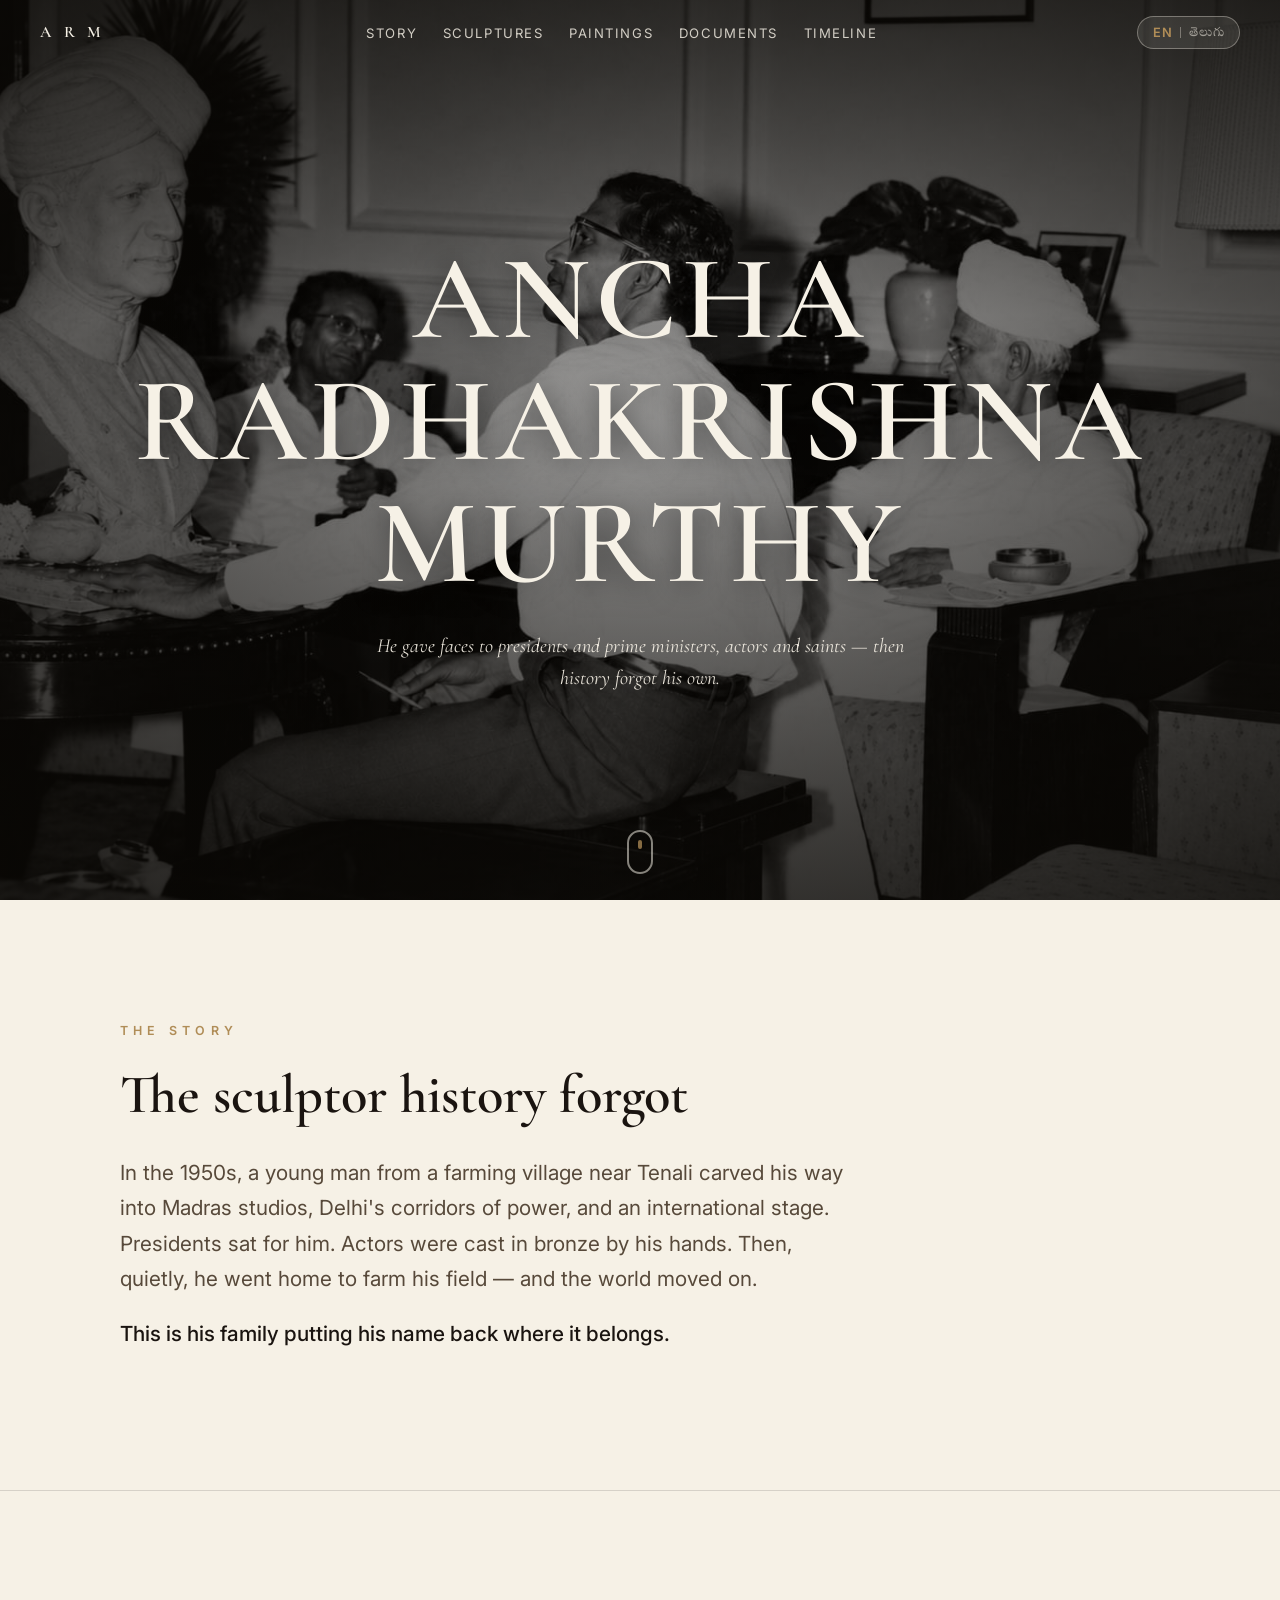
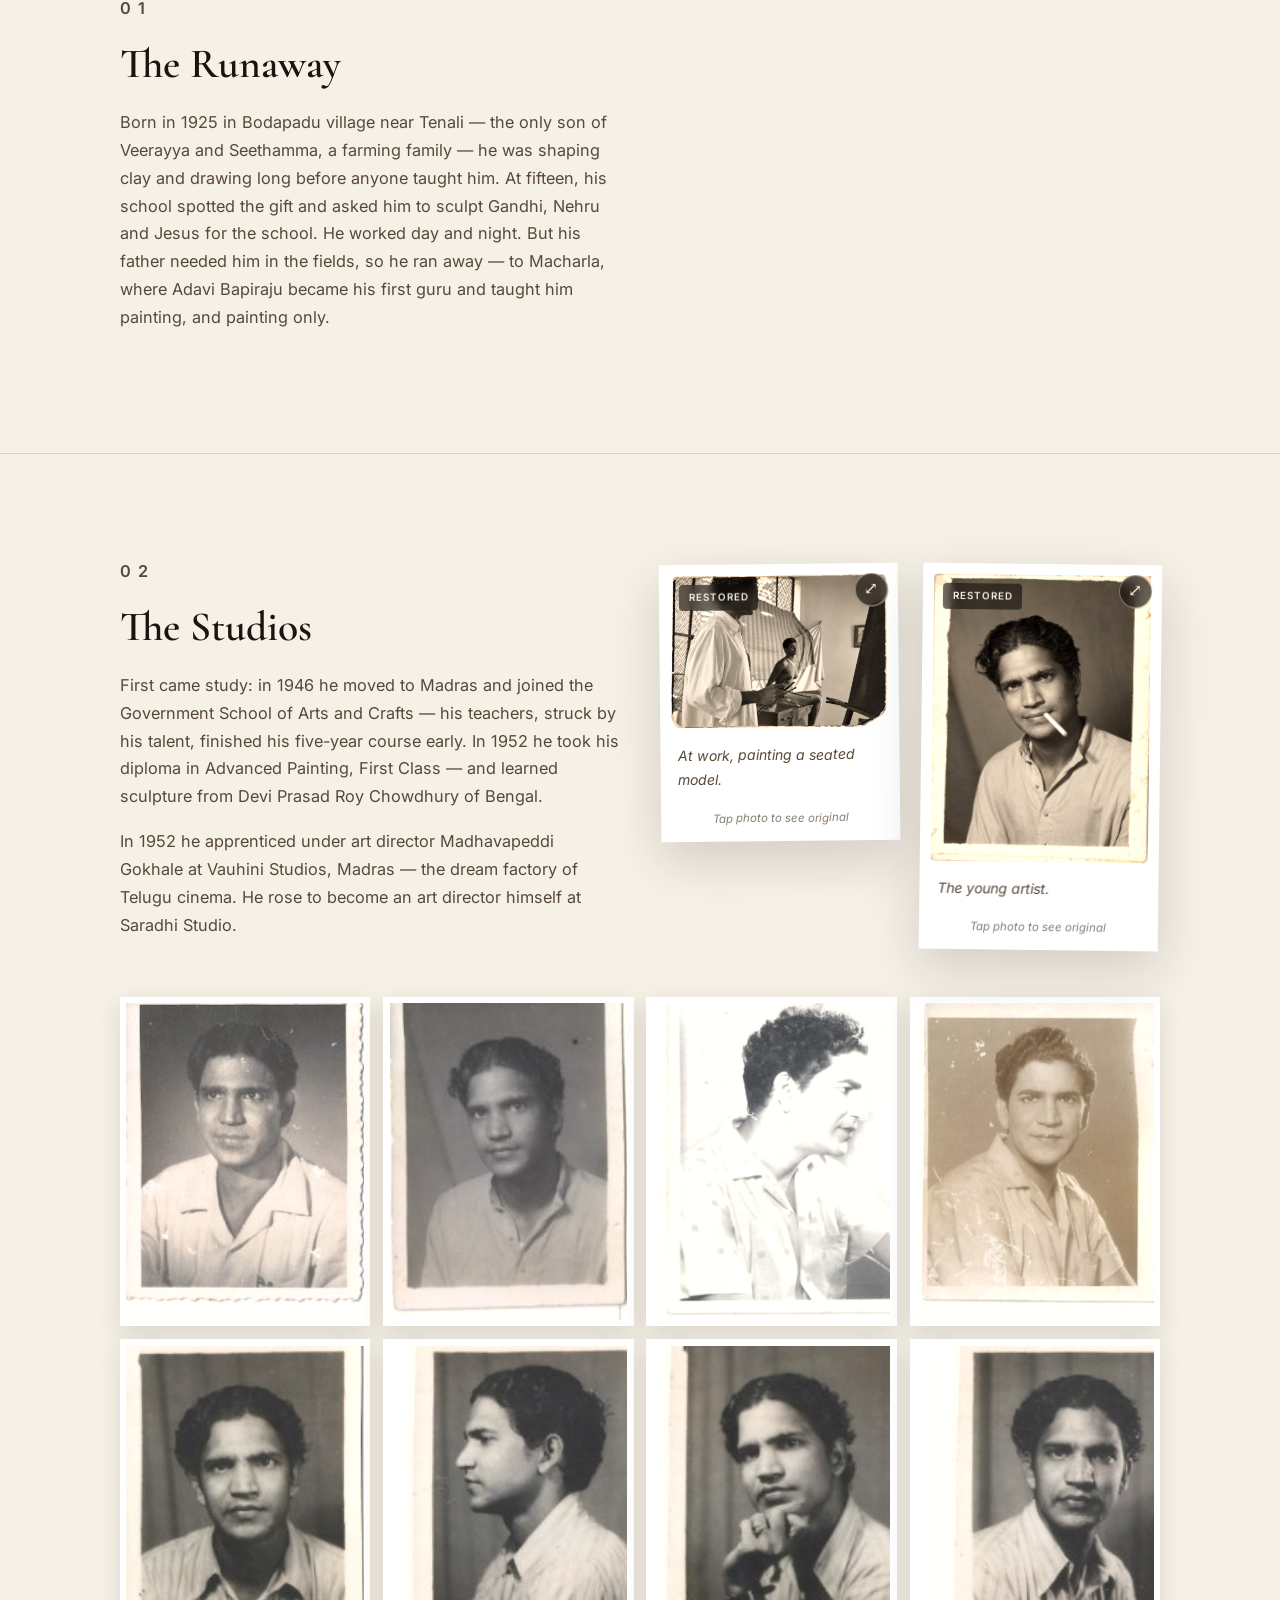
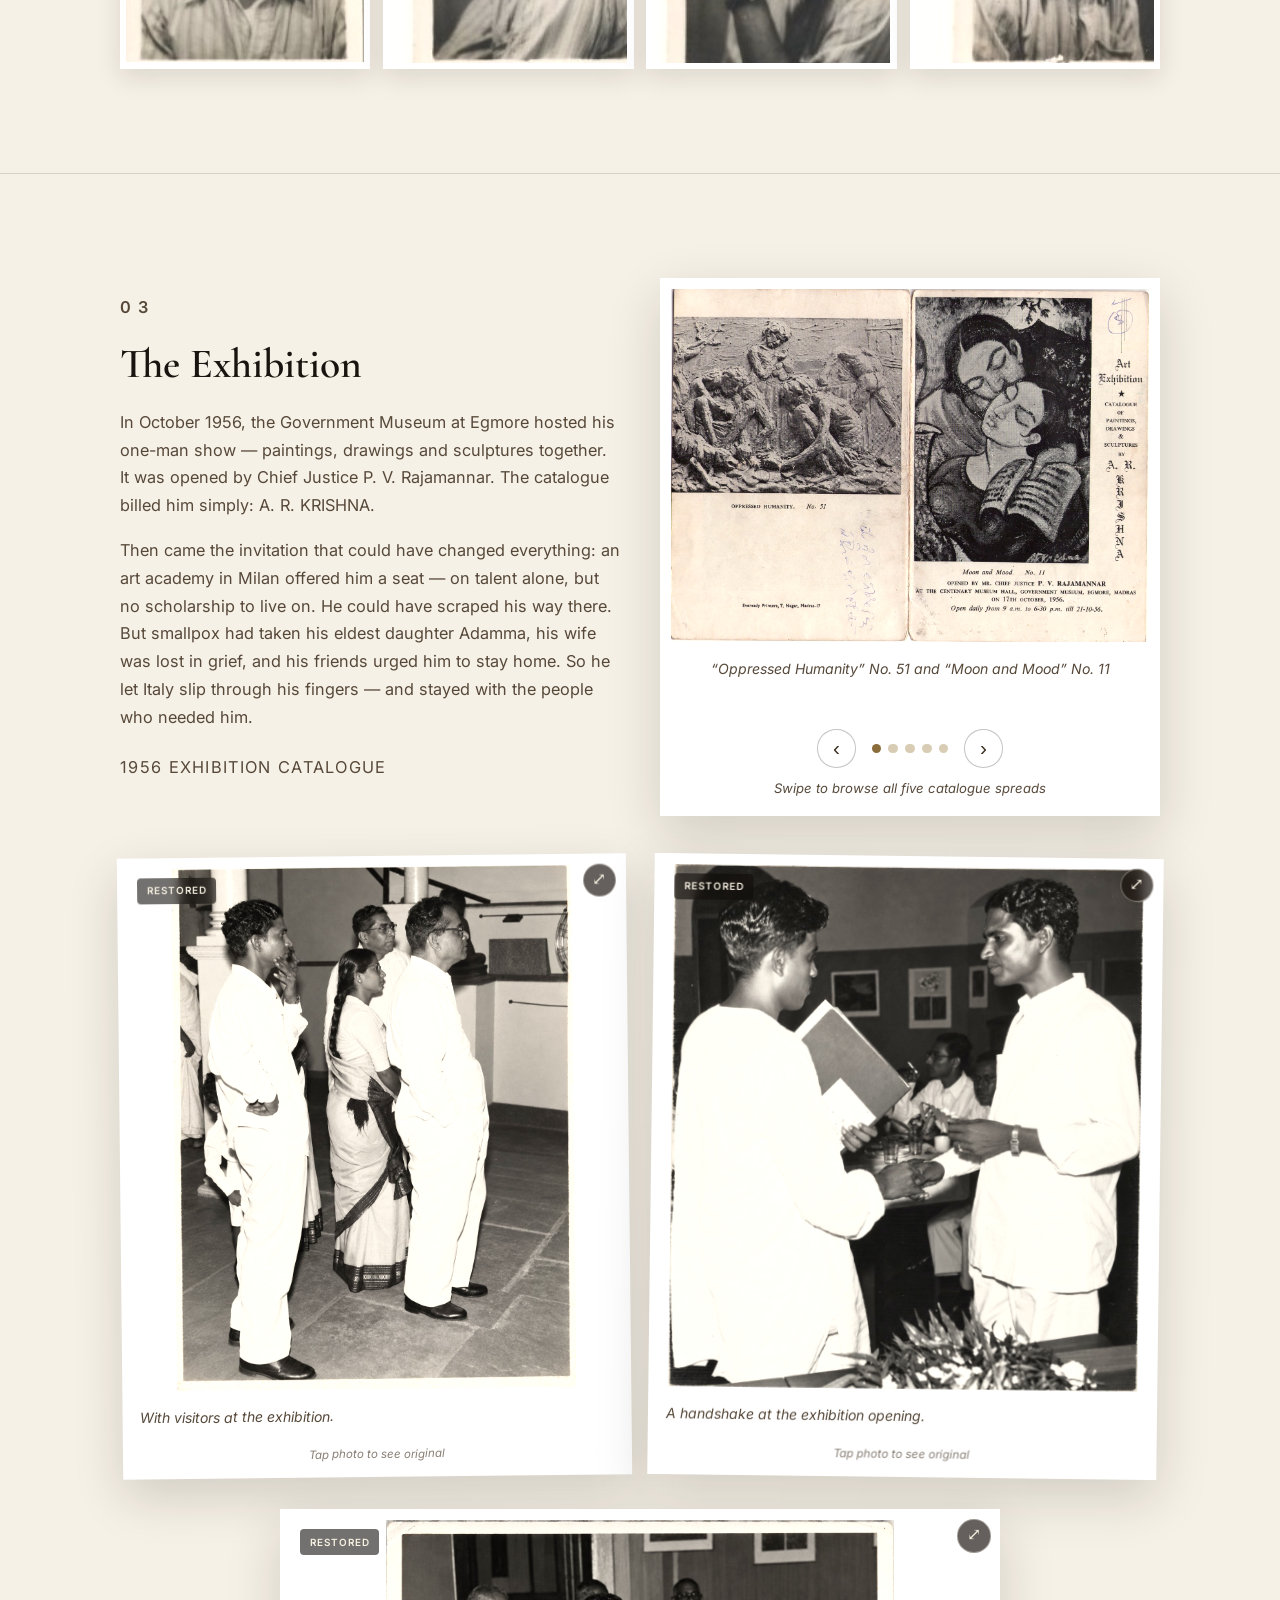
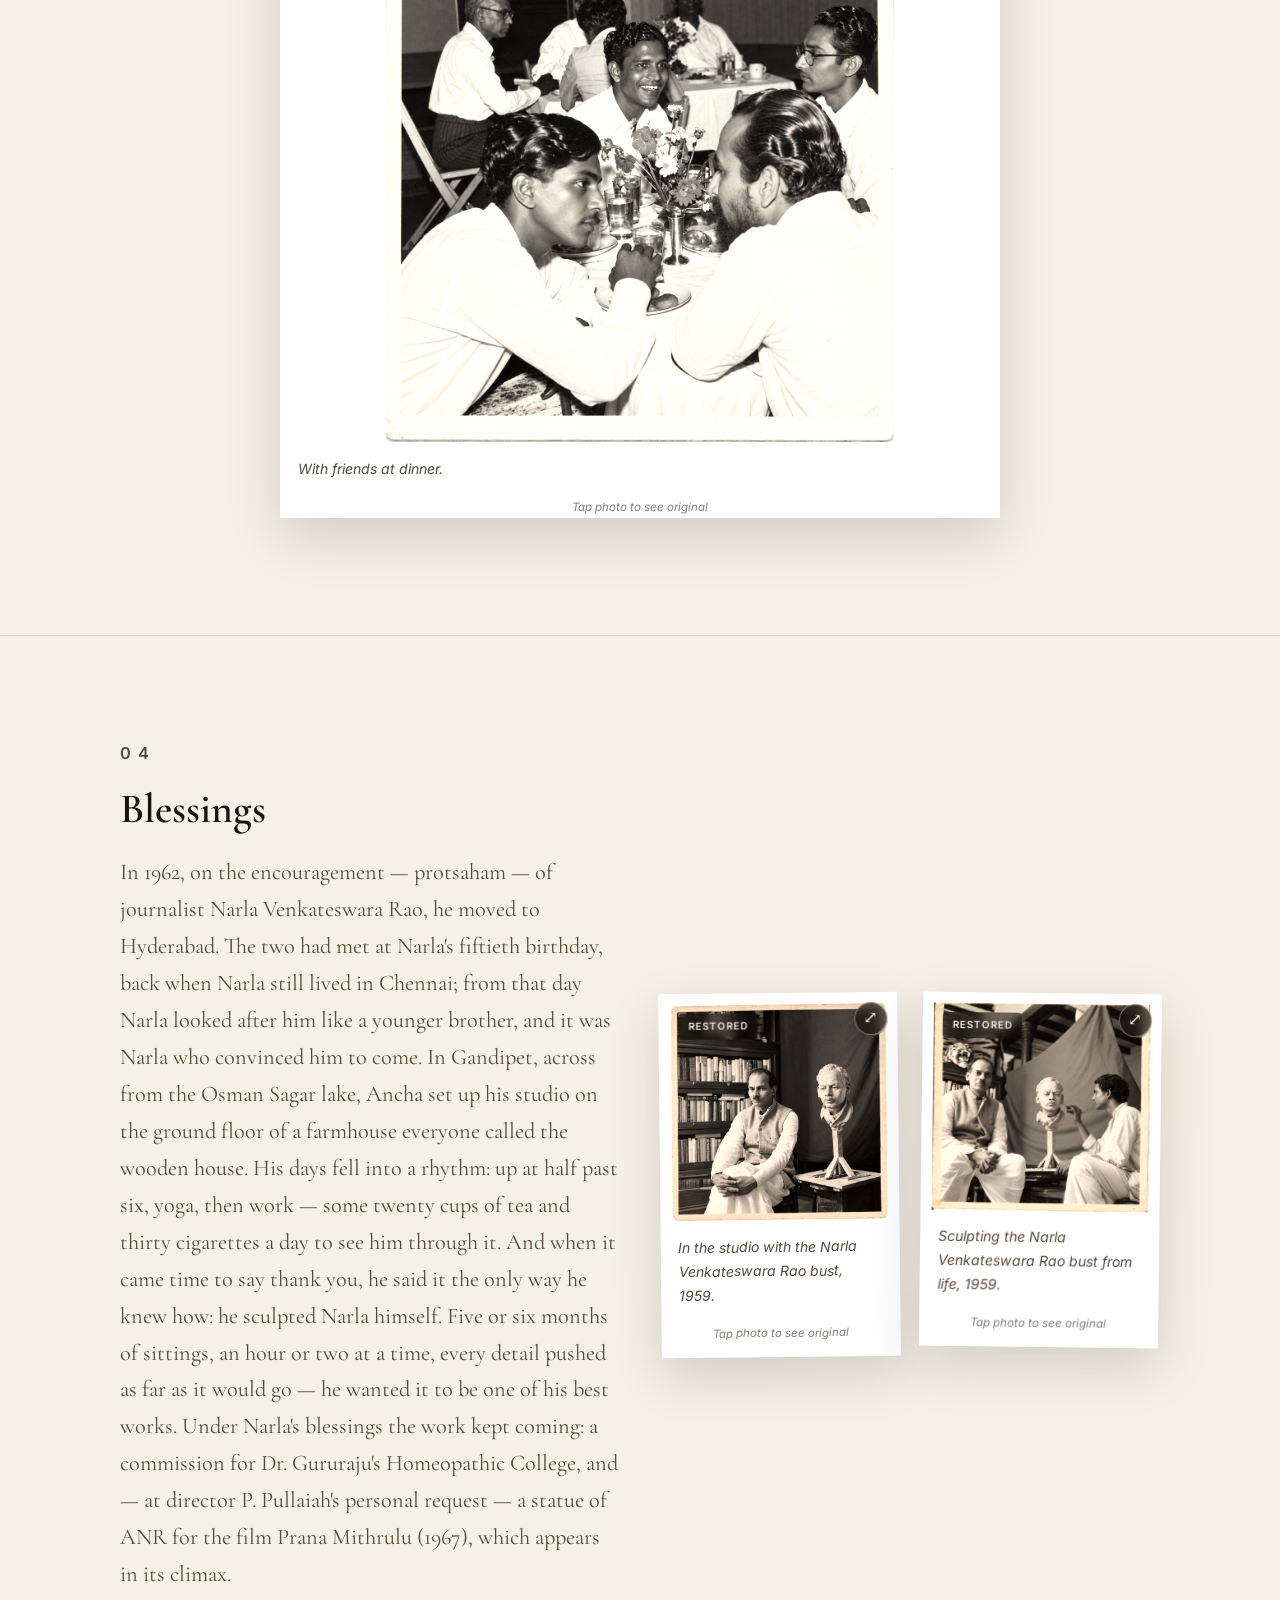
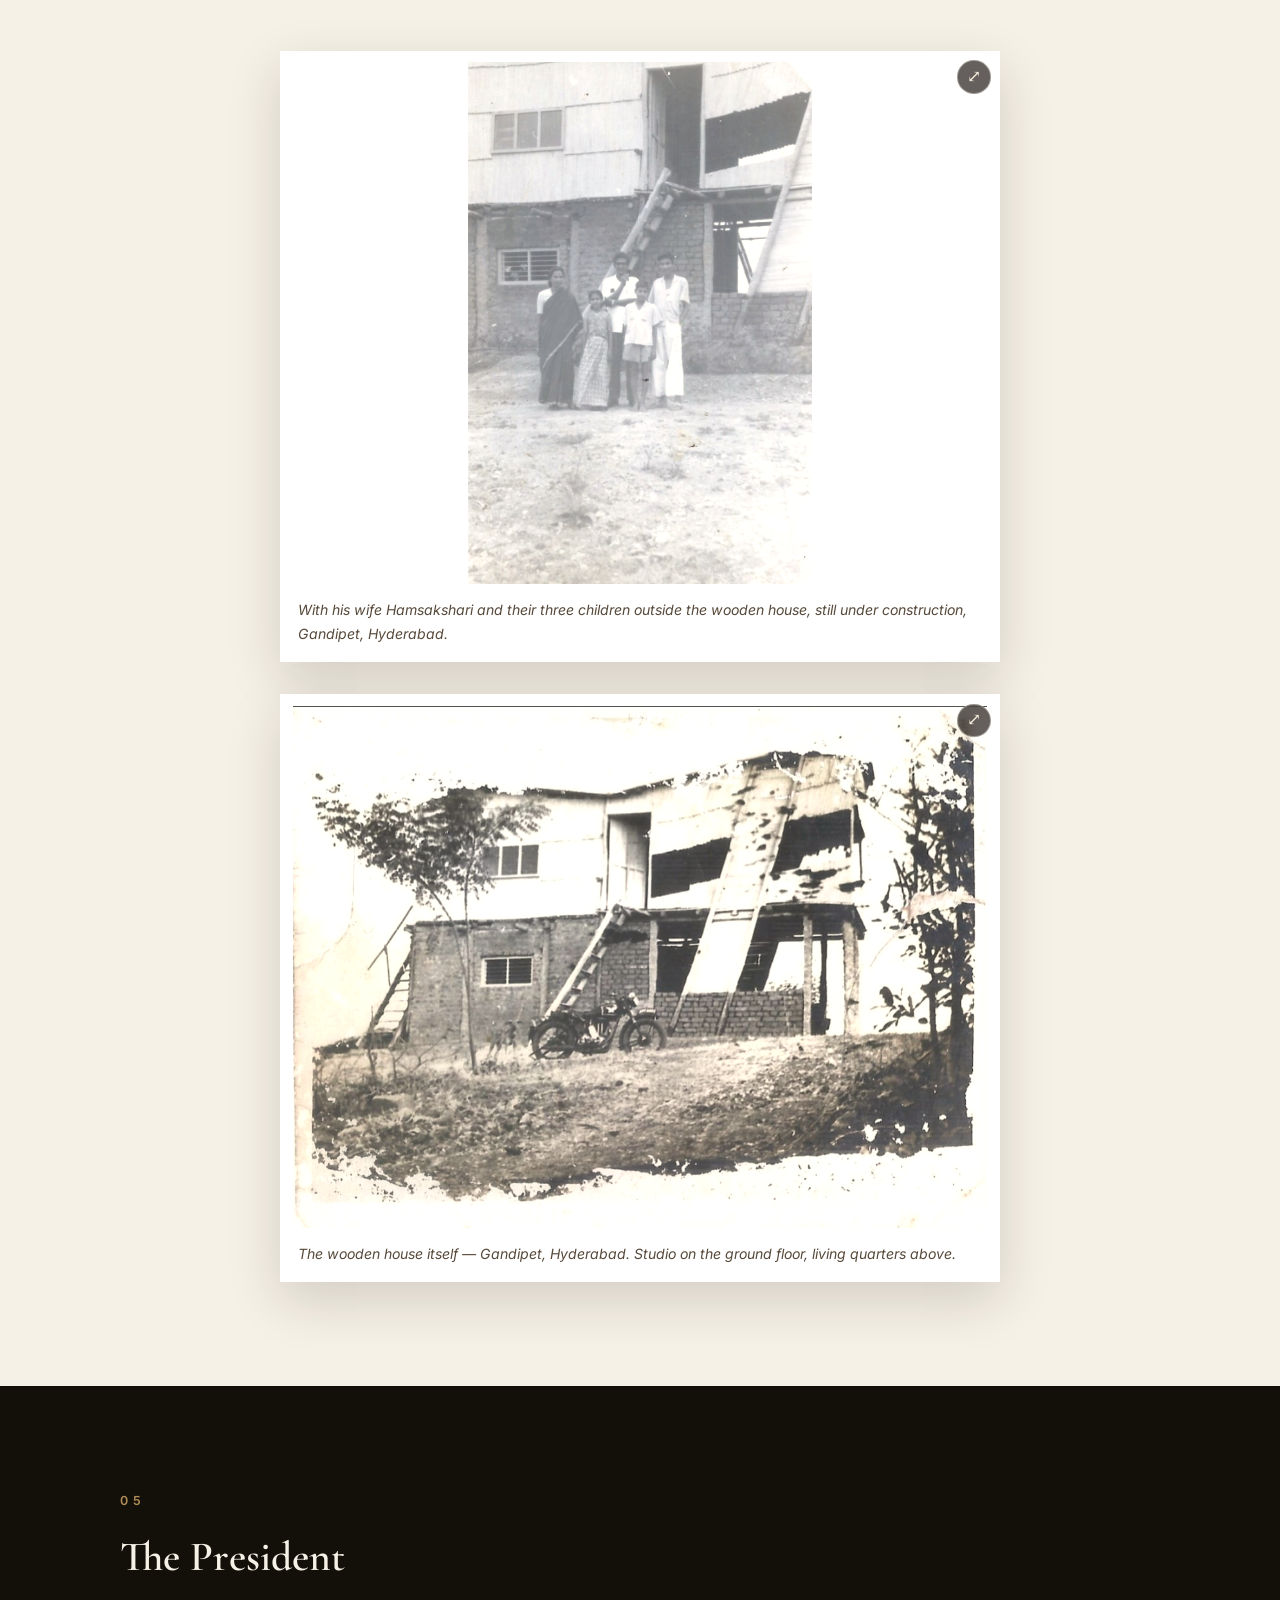
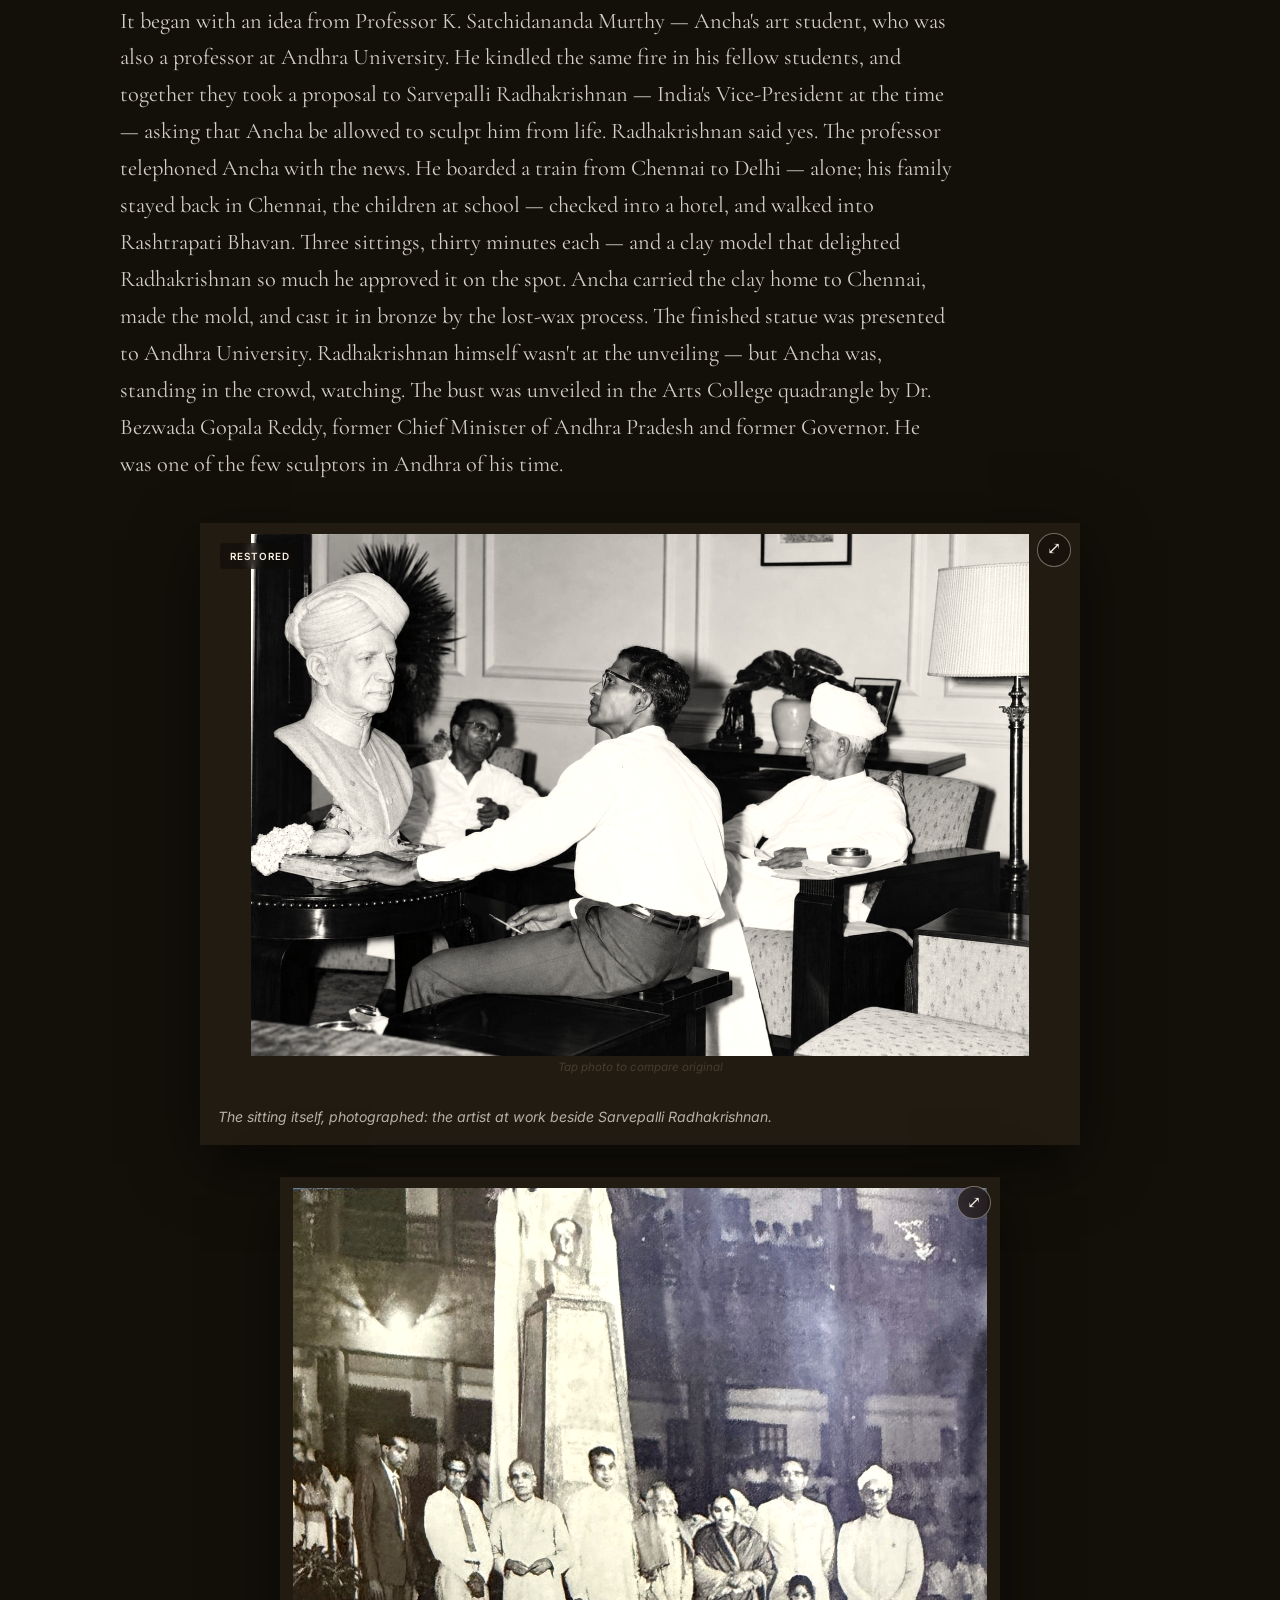
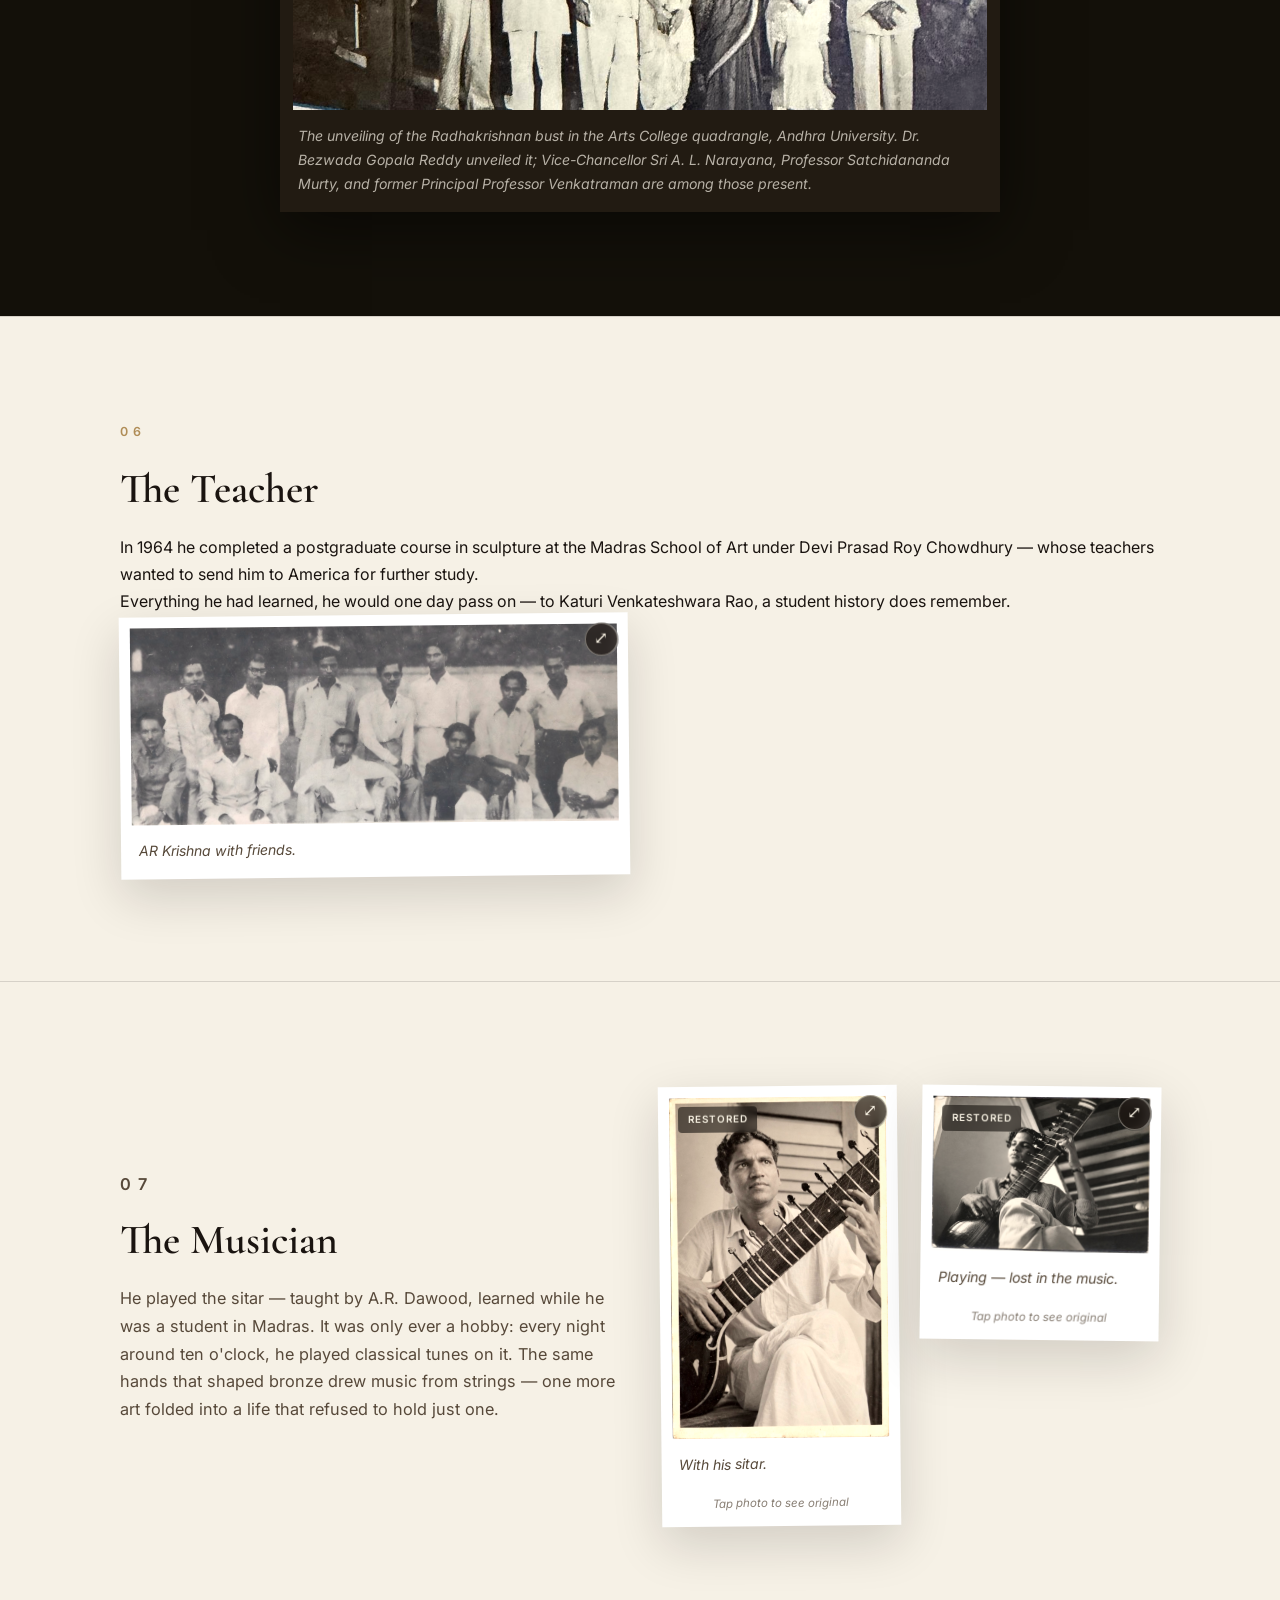
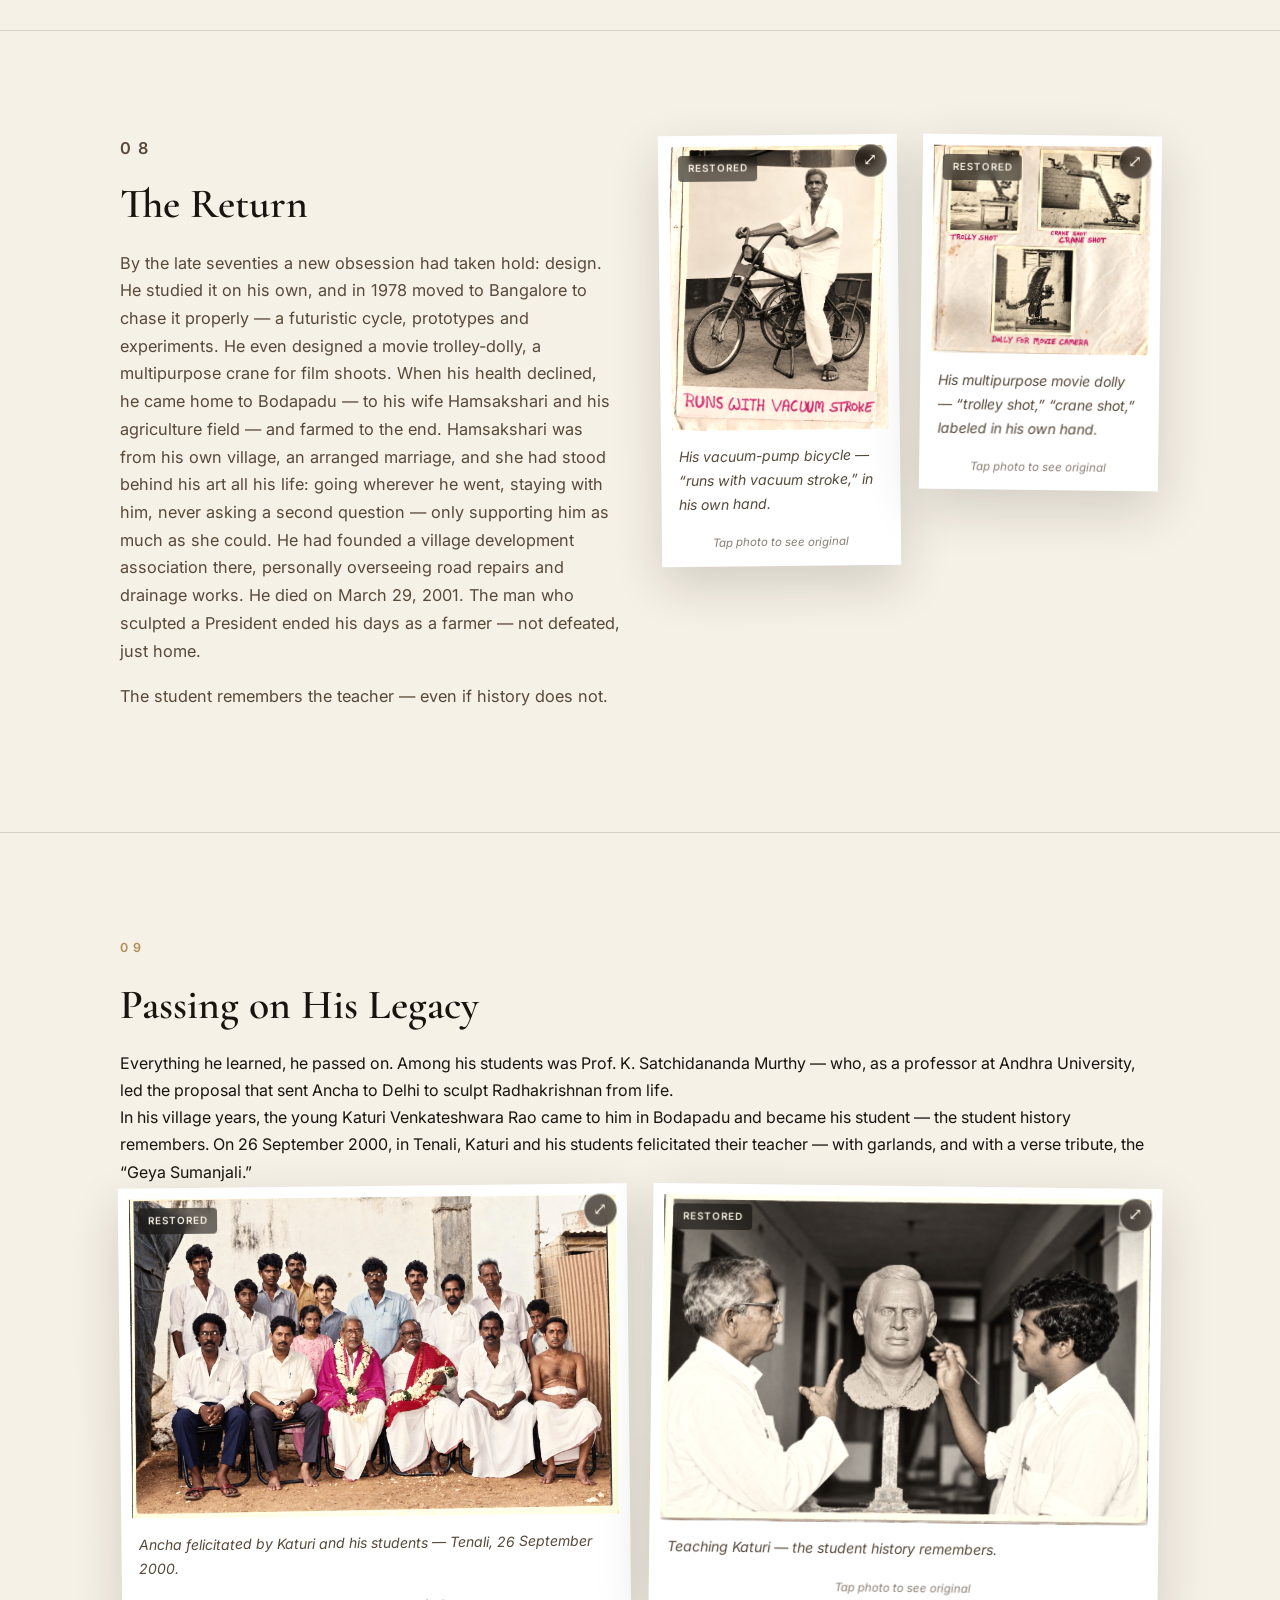
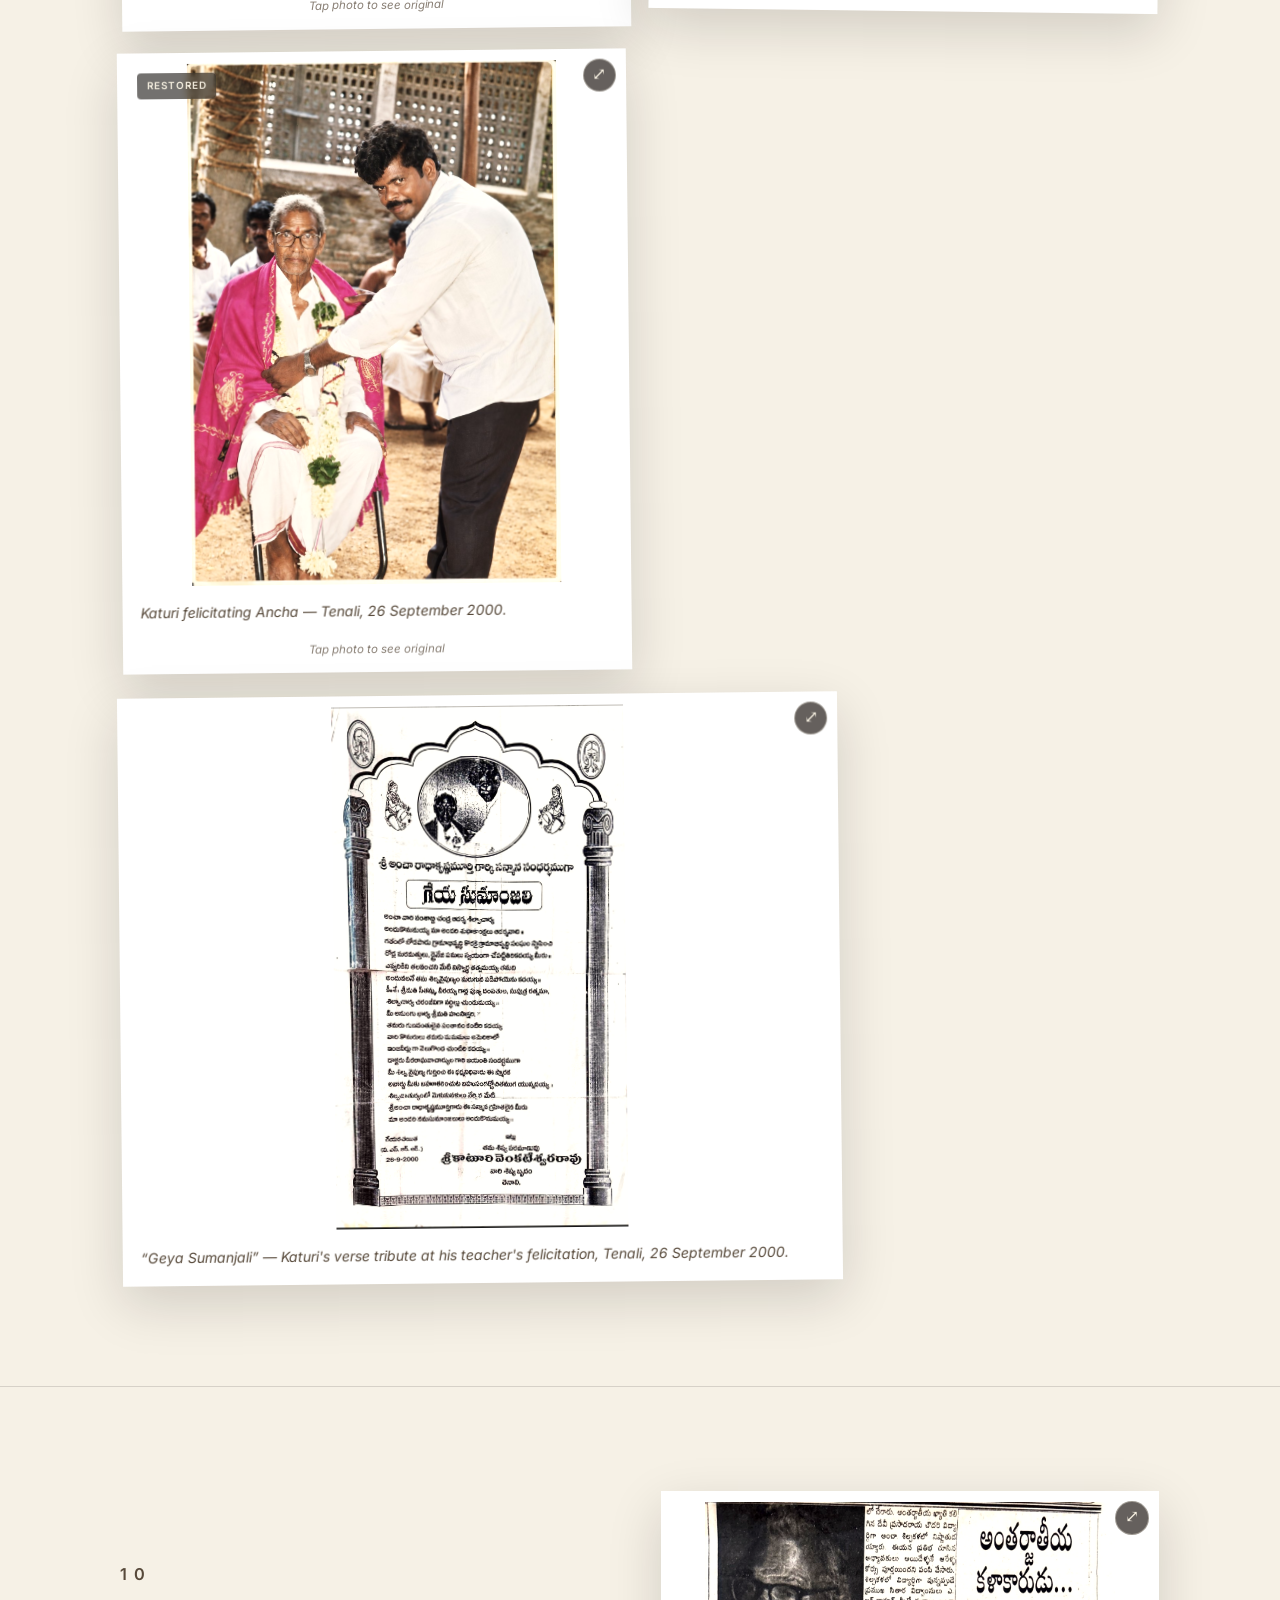
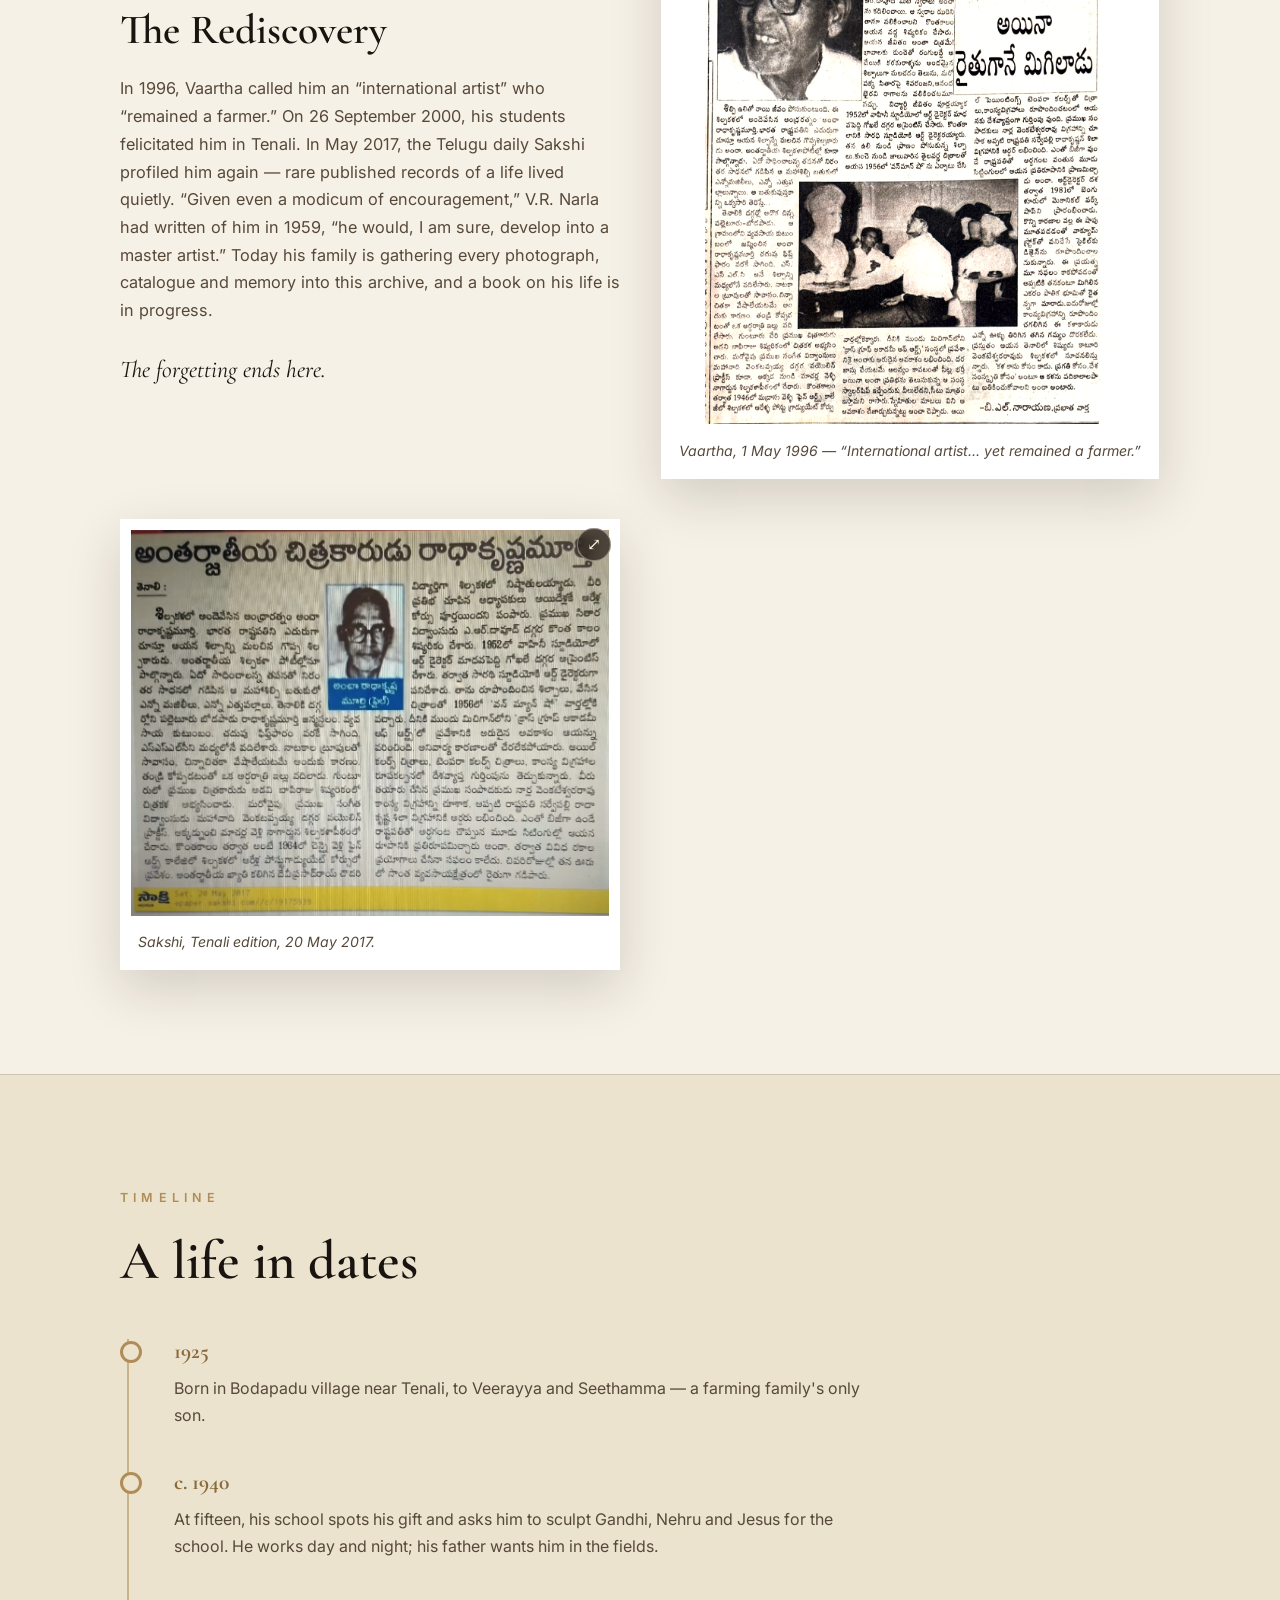
<file: index.html>
<!DOCTYPE html>
<html lang="en">
<head>
<meta charset="UTF-8">
<meta name="viewport" content="width=device-width, initial-scale=1.0">
<title>Ancha Radhakrishna Murthy — Sculptor &amp; Painter</title>
<meta name="description" content="Ancha Radhakrishna Murthy, sculptor and painter from Tenali, Andhra Pradesh — the artist who sculpted President Sarvepalli Radhakrishnan from life, and whom history forgot.">
<meta property="og:title" content="Ancha Radhakrishna Murthy — Sculptor &amp; Painter">
<meta property="og:description" content="He gave faces to presidents and prime ministers, actors and saints — then history forgot his own.">
<meta property="og:type" content="website">
<meta property="og:image" content="https://rohitancha.github.io/AR-Krishna-Murthy/assets/images/portraits/ancha-sculpting-radhakrishnan-1962-hd.jpg">
<link rel="preconnect" href="https://fonts.googleapis.com">
<link rel="preconnect" href="https://fonts.gstatic.com" crossorigin>
<link href="https://fonts.googleapis.com/css2?family=Cormorant+Garamond:ital,wght@0,400;0,500;0,600;0,700;1,400;1,500&family=Inter:wght@400;500;600&family=Noto+Serif+Telugu:wght@400;500;600;700&display=swap" rel="stylesheet">
<link rel="stylesheet" href="css/style.css">
<!-- Google tag (gtag.js) -->
<script async src="https://www.googletagmanager.com/gtag/js?id=G-41CFYXM3RB"></script>
<script>
  window.dataLayer = window.dataLayer || [];
  function gtag(){dataLayer.push(arguments);}
  gtag('js', new Date());
  gtag('config', 'G-41CFYXM3RB');
</script>
</head>
<body>

<div class="preloader" id="preloader" aria-hidden="true">
  <div class="preloader-name">ANCHA RADHAKRISHNA MURTHY</div>
</div>

<header class="site-header" id="siteHeader">
  <a class="brand" href="#top">A&thinsp;R&thinsp;M</a>
  <button class="nav-toggle" aria-label="Menu" aria-expanded="false"><span></span><span></span><span></span></button>
  <nav class="site-nav" aria-label="Sections">
    <a href="#story" data-en="Story" data-te="కథ">Story</a>
    <a href="#sculptures" data-en="Sculptures" data-te="శిల్పాలు">Sculptures</a>
    <a href="#paintings" data-en="Paintings" data-te="చిత్రాలు">Paintings</a>
    <a href="#documents" data-en="Documents" data-te="పత్రాలు">Documents</a>
    <a href="#timeline" data-en="Timeline" data-te="కాలరేఖ">Timeline</a>
  </nav>
  <button class="lang-toggle" id="langToggle" aria-label="Switch language">
    <span class="lang-opt" data-lang="en">EN</span>
    <span class="lang-sep"></span>
    <span class="lang-opt" data-lang="te">తెలుగు</span>
  </button>
</header>

<main id="top">

  <!-- HERO -->
  <section class="hero">
    <div class="hero-bg" role="img" aria-label="Ancha Radhakrishna Murthy sculpting Sarvepalli Radhakrishnan from life"></div>
    <div class="hero-veil"></div>
    <div class="hero-inner">
      <h1 class="hero-name reveal">
        <span data-en="ANCHA" data-te="అంచా">ANCHA</span>
        <span data-en="RADHAKRISHNA MURTHY" data-te="రాధాకృష్ణమూర్తి">RADHAKRISHNA MURTHY</span>
      </h1>
      <p class="hero-tag reveal" data-en="He gave faces to presidents and prime ministers, actors and saints — then history forgot his own." data-te="రాష్ట్రపతులకు, ప్రధానమంత్రులకు, నటులకు, సాధువులకు రూపాలిచ్చాడు — కానీ చరిత్ర అతని పేరునే మర్చిపోయింది.">He gave faces to presidents and prime ministers, actors and saints — then history forgot his own.</p>
    </div>
    <a class="scroll-cue" href="#story" aria-label="Scroll to story"><span></span></a>
  </section>

  <!-- INTRO -->
  <section class="intro" id="story">
    <div class="wrap">
      <p class="kicker reveal" data-en="The story" data-te="కథ">The story</p>
      <h2 class="chapter-title reveal" data-en="The sculptor history forgot" data-te="చరిత్ర మర్చిపోయిన శిల్పి">The sculptor history forgot</h2>
      <div class="intro-body reveal">
        <p data-en="In the 1950s, a young man from a farming village near Tenali carved his way into Madras studios, Delhi's corridors of power, and an international stage. Presidents sat for him. Actors were cast in bronze by his hands. Then, quietly, he went home to farm his field — and the world moved on." data-te="1950లలో తెనాలి దగ్గరి ఒక పల్లెటూరి నుంచి వచ్చిన యువకుడు మద్రాసు స్టూడియోల్లో, ఢిల్లీ అధికార భవనాల్లో, అంతర్జాతీయ వేదికపై తనదైన ముద్ర వేశాడు. రాష్ట్రపతులు అతని ముందు కూర్చున్నారు. నటుల కాంస్య విగ్రహాలు అతని చేతుల్లో రూపుదిద్దుకున్నాయి. ఆ తర్వాత నిశ్శబ్దంగా ఇంటికి వెళ్లి తన పొలం సాగు చేశాడు — ప్రపంచం ముందుకు సాగిపోయింది.">In the 1950s, a young man from a farming village near Tenali carved his way into Madras studios, Delhi's corridors of power, and an international stage. Presidents sat for him. Actors were cast in bronze by his hands. Then, quietly, he went home to farm his field — and the world moved on.</p>
        <p data-en="This is his family putting his name back where it belongs." data-te="అతని పేరుకు తగిన స్థానాన్ని తిరిగి ఇచ్చే ప్రయత్నమే ఇది — అతని కుటుంబం చేస్తున్న ప్రయత్నం.">This is his family putting his name back where it belongs.</p>
      </div>
    </div>
  </section>

  <!-- CHAPTERS -->
  <div class="chapters">

    <section class="chapter">
      <div class="wrap chapter-grid">
        <div class="chapter-text">
          <p class="kicker reveal">01</p>
          <h3 class="reveal" data-en="The Runaway" data-te="పారిపోయిన కుర్రాడు">The Runaway</h3>
          <div class="reveal">
            <p data-en="Born in 1925 in Bodapadu village near Tenali — the only son of Veerayya and Seethamma, a farming family — he was shaping clay and drawing long before anyone taught him. At fifteen, his school spotted the gift and asked him to sculpt Gandhi, Nehru and Jesus for the school. He worked day and night. But his father needed him in the fields, so he ran away — to Macharla, where Adavi Bapiraju became his first guru and taught him painting, and painting only." data-te="1925లో తెనాలి దగ్గర బొడపాడులో పుట్టాడు — వీరయ్య, సీతమ్మల ఏకైక కొడుకు, రైతు కుటుంబం. ఎవరూ నేర్పకముందే మట్టి బొమ్మలు చేసేవాడు, బొమ్మలు గీసేవాడు. పదిహేనేళ్ల వయసులో స్కూలు వాళ్లు అతని ప్రతిభ చూసి గాంధీ, నెహ్రూ, జీసస్ విగ్రహాలు చేయమన్నారు. రేయింబవళ్లూ అదే పని. కానీ నాన్న పొలం పనికి రమ్మన్నాడు — దాంతో ఇల్లు విడిచి మాచర్ల వెళ్లిపోయాడు. అక్కడ అడవి బాపిరాజు మొదటి గురువయ్యాడు; ఆయన దగ్గర చిత్రలేఖనం మాత్రమే నేర్చుకున్నాడు.">Born in 1925 in Bodapadu village near Tenali — the only son of Veerayya and Seethamma, a farming family — he was shaping clay and drawing long before anyone taught him. At fifteen, his school spotted the gift and asked him to sculpt Gandhi, Nehru and Jesus for the school. He worked day and night. But his father needed him in the fields, so he ran away — to Macharla, where Adavi Bapiraju became his first guru and taught him painting, and painting only.</p>
          </div>
        </div>
      </div>
    </section>

    <section class="chapter chapter-media">
      <div class="wrap chapter-grid">
        <div class="chapter-text">
          <p class="kicker reveal">02</p>
          <h3 class="reveal" data-en="The Studios" data-te="స్టూడియో రోజులు">The Studios</h3>
          <div class="reveal">
            <p data-en="First came study: in 1946 he moved to Madras and joined the Government School of Arts and Crafts — his teachers, struck by his talent, finished his five-year course early. In 1952 he took his diploma in Advanced Painting, First Class — and learned sculpture from Devi Prasad Roy Chowdhury of Bengal." data-te="ముందు చదువు: 1946లో మద్రాసు వెళ్లి ప్రభుత్వ ఆర్ట్స్ కళాశాలలో చేరాడు — ప్రతిభ చూసి అధ్యాపకులు అయిదేళ్ల కోర్సును ముందే పూర్తి చేయించారు. 1952లో అడ్వాన్స్‌డ్ పెయింటింగ్‌లో ఫస్ట్ క్లాసుతో డిప్లొమా తీసుకున్నాడు; బెంగాల్‌కు చెందిన దేవీప్రసాద్ రాయ్ చౌదరి దగ్గర శిల్పకళ నేర్చుకున్నాడు.">First came study: in 1946 he moved to Madras and joined the Government School of Arts and Crafts — his teachers, struck by his talent, finished his five-year course early. In 1952 he took his diploma in Advanced Painting, First Class — and learned sculpture from Devi Prasad Roy Chowdhury of Bengal.</p>
            <p data-en="In 1952 he apprenticed under art director Madhavapeddi Gokhale at Vauhini Studios, Madras — the dream factory of Telugu cinema. He rose to become an art director himself at Saradhi Studio." data-te="1952లో మద్రాసు వౌహినీ స్టూడియోలో కళా దర్శకుడు మాధవపెద్ది గోఖలే వద్ద శిష్యుడిగా చేరాడు — తెలుగు సినిమా కలల కార్ఖానాలో. తర్వాత సారథి స్టూడియోలో కళా దర్శకుడిగా ఎదిగాడు.">In 1952 he apprenticed under art director Madhavapeddi Gokhale at Vauhini Studios, Madras — the dream factory of Telugu cinema. He rose to become an art director himself at Saradhi Studio.</p>
          </div>
        </div>
        <div class="figure-pair reveal">
          <figure class="chapter-figure photo-compare"><div class="compare-frame"><img class="compare-hd" src="assets/images/portraits/ancha-painting-a-model-hd.jpg" alt="The artist painting a seated model" loading="lazy"><img class="compare-orig" src="assets/images/portraits/ancha-painting-a-model-original.jpg" alt="" aria-hidden="true" loading="lazy"><span class="restore-tag">Restored</span></div><figcaption data-en="At work, painting a seated model." data-te="పనిలో, కూర్చున్న మోడల్‌ను చిత్రిస్తూ.">At work, painting a seated model.</figcaption><p class="tap-hint">Tap photo to see original</p></figure>
          <figure class="chapter-figure photo-compare"><div class="compare-frame"><img class="compare-hd" src="assets/images/portraits/ancha-young-portrait-hd.jpg" alt="Young portrait of Ancha Radhakrishna Murthy smoking a cigarette" loading="lazy"><img class="compare-orig" src="assets/images/portraits/ancha-young-portrait-original.jpg" alt="" aria-hidden="true" loading="lazy"><span class="restore-tag">Restored</span></div><figcaption data-en="The young artist." data-te="యువ కళాకారుడు.">The young artist.</figcaption><p class="tap-hint">Tap photo to see original</p></figure>
        </div>
      </div>
      <div class="wrap" style="margin-top:2.5rem">
        <div class="portrait-grid reveal">
          <figure class="portrait-cell"><img src="assets/images/portraits/ancha-passport-1.jpg" alt="Young Ancha, studio portrait 1" loading="lazy"></figure>
          <figure class="portrait-cell"><img src="assets/images/portraits/ancha-passport-2.jpg" alt="Young Ancha, studio portrait 2" loading="lazy"></figure>
          <figure class="portrait-cell"><img src="assets/images/portraits/ancha-passport-3.jpg" alt="Young Ancha, studio portrait 3" loading="lazy"></figure>
          <figure class="portrait-cell"><img src="assets/images/portraits/ancha-passport-4.jpg" alt="Young Ancha, studio portrait 4" loading="lazy"></figure>
          <figure class="portrait-cell"><img src="assets/images/portraits/ancha-passport-5.jpg" alt="Young Ancha, studio portrait 5" loading="lazy"></figure>
          <figure class="portrait-cell"><img src="assets/images/portraits/ancha-passport-6.jpg" alt="Young Ancha, studio portrait 6" loading="lazy"></figure>
          <figure class="portrait-cell"><img src="assets/images/portraits/ancha-passport-7.jpg" alt="Young Ancha, studio portrait 7" loading="lazy"></figure>
          <figure class="portrait-cell"><img src="assets/images/portraits/ancha-passport-8.jpg" alt="Young Ancha, studio portrait 8" loading="lazy"></figure>
        </div>
      </div>
    </section>

    <section class="chapter chapter-media">
      <div class="wrap chapter-grid">
        <div class="chapter-text">
          <p class="kicker reveal">03</p>
          <h3 class="reveal" data-en="The Exhibition" data-te="ప్రదర్శన">The Exhibition</h3>
          <div class="reveal">
            <p data-en="In October 1956, the Government Museum at Egmore hosted his one-man show — paintings, drawings and sculptures together. It was opened by Chief Justice P. V. Rajamannar. The catalogue billed him simply: A. R. KRISHNA." data-te="1956 అక్టోబరులో ఎగ్మూరు ప్రభుత్వ మ్యూజియంలో అతని వన్-మ్యాన్ షో జరిగింది — చిత్రాలు, డ్రాయింగులు, శిల్పాలు అన్నీ కలిపి. ప్రధాన న్యాయమూర్తి పి. వి. రాజమన్నారు ప్రారంభించారు. కేటలాగ్‌లో అతని పేరు సింపుల్‌గా ఉంది: ఎ. ఆర్. కృష్ణ.">In October 1956, the Government Museum at Egmore hosted his one-man show — paintings, drawings and sculptures together. It was opened by Chief Justice P. V. Rajamannar. The catalogue billed him simply: A. R. KRISHNA.</p>
            <p data-en="Then came the invitation that could have changed everything: an art academy in Milan offered him a seat — on talent alone, but no scholarship to live on. He could have scraped his way there. But smallpox had taken his eldest daughter Adamma, his wife was lost in grief, and his friends urged him to stay home. So he let Italy slip through his fingers — and stayed with the people who needed him." data-te="అప్పుడు జీవితాన్ని మార్చే ఆహ్వానం వచ్చింది: మిలాన్‌లోని ఒక కళా అకాడమీ అతనికి సీటు ఇచ్చింది — ప్రతిభ చూసి, కానీ జీవనానికి స్కాలర్‌షిప్ లేకుండా. ఎలాగోలా వెళ్లగలిగేవాడు. కానీ మశూచి అతని పెద్ద కూతురు అడమ్మను తీసుకెళ్లింది, భార్య దుఃఖంలో మునిగిపోయింది, స్నేహితులు ఇంట్లోనే ఉండమని చెప్పారు. అందుకే ఇటలీని చేజార్చుకున్నాడు — తనని అవసరమైన వాళ్లతోనే ఉండిపోయాడు.">Then came the invitation that could have changed everything: an art academy in Milan offered him a seat — on talent alone, but no scholarship to live on. He could have scraped his way there. But smallpox had taken his eldest daughter Adamma, his wife was lost in grief, and his friends urged him to stay home. So he let Italy slip through his fingers — and stayed with the people who needed him.</p>
          </div>
          <p class="source reveal" data-en="1956 exhibition catalogue" data-te="1956 ప్రదర్శన కేటలాగ్">1956 exhibition catalogue</p>
        </div>
        <div class="catalogue-carousel reveal">
          <div class="carousel-track">
            <figure class="carousel-slide">
              <img src="assets/images/documents/exhibition-catalogue-1956-spread-1.jpg" alt="1956 catalogue pages" loading="lazy">
              <figcaption>“Oppressed Humanity” No. 51 and “Moon and Mood” No. 11</figcaption>
            </figure>
            <figure class="carousel-slide">
              <img src="assets/images/documents/exhibition-catalogue-1956-spread-2.jpg" alt="1956 catalogue pages" loading="lazy">
              <figcaption>“Soaring Rocks and Still Waters” No. 31 and “Gudipati Venkatachalam” No. 21</figcaption>
            </figure>
            <figure class="carousel-slide">
              <img src="assets/images/documents/exhibition-catalogue-1956-spread-3.jpg" alt="1956 catalogue pages" loading="lazy">
              <figcaption>“Self Portrait” No. 22 and “Man and Machine” No. 7</figcaption>
            </figure>
            <figure class="carousel-slide">
              <img src="assets/images/documents/exhibition-catalogue-1956-spread-4.jpg" alt="1956 catalogue pages" loading="lazy">
              <figcaption>“Sree V. R. Narla” sculpture No. 49 and About the Artist</figcaption>
            </figure>
            <figure class="carousel-slide">
              <img src="assets/images/documents/exhibition-catalogue-1956-spread-5.jpg" alt="1956 catalogue pages" loading="lazy">
              <figcaption>“Naked Truth” No. 70 and “Blooming Beauty” No. 52</figcaption>
            </figure>
          </div>
          <div class="carousel-nav">
            <button class="carousel-prev" aria-label="Previous spread">‹</button>
            <div class="carousel-dots"></div>
            <button class="carousel-next" aria-label="Next spread">›</button>
          </div>
          <p class="swipe-hint">Swipe to browse all five catalogue spreads</p>
        </div>
      </div>
      <div class="wrap" style="margin-top:2.5rem">
        <div class="figure-pair reveal">
          <figure class="chapter-figure photo-compare"><div class="compare-frame"><img class="compare-hd" src="assets/images/portraits/ancha-with-group-gallery-hd.jpg" alt="Ancha with visitors at the exhibition" loading="lazy"><img class="compare-orig" src="assets/images/portraits/ancha-with-group-gallery-original.jpg" alt="" aria-hidden="true" loading="lazy"><span class="restore-tag">Restored</span></div><figcaption data-en="With visitors at the exhibition." data-te="ప్రదర్శనలో సందర్శకులతో.">With visitors at the exhibition.</figcaption><p class="tap-hint">Tap photo to see original</p></figure>
          <figure class="chapter-figure photo-compare"><div class="compare-frame"><img class="compare-hd" src="assets/images/portraits/ancha-handshake-exhibition-hd.jpg" alt="Ancha shaking hands at the exhibition" loading="lazy"><img class="compare-orig" src="assets/images/portraits/ancha-handshake-exhibition-original.jpg" alt="" aria-hidden="true" loading="lazy"><span class="restore-tag">Restored</span></div><figcaption data-en="A handshake at the exhibition opening." data-te="ప్రదర్శన ప్రారంభంలో కరచాలనం.">A handshake at the exhibition opening.</figcaption><p class="tap-hint">Tap photo to see original</p></figure>
        </div>
        <figure class="chapter-figure reveal photo-compare" style="margin-top:2rem"><div class="compare-frame"><img class="compare-hd" src="assets/images/portraits/ancha-with-friends-dinner-hd.jpg" alt="Ancha with friends at dinner" loading="lazy"><img class="compare-orig" src="assets/images/portraits/ancha-with-friends-dinner-original.jpg" alt="" aria-hidden="true" loading="lazy"><span class="restore-tag">Restored</span></div><figcaption data-en="With friends at dinner." data-te="స్నేహితులతో విందులో.">With friends at dinner.</figcaption><p class="tap-hint">Tap photo to see original</p></figure>
      </div>
    </section>

    <section class="chapter chapter-media">
      <div class="wrap chapter-grid">
        <div class="chapter-text">
          <p class="kicker reveal">04</p>
          <h3 class="reveal" data-en="Blessings" data-te="ప్రోత్సాహం">Blessings</h3>
          <div class="reveal chapter-lede">
            <p data-en="In 1962, on the encouragement — protsaham — of journalist Narla Venkateswara Rao, he moved to Hyderabad. The two had met at Narla's fiftieth birthday, back when Narla still lived in Chennai; from that day Narla looked after him like a younger brother, and it was Narla who convinced him to come. In Gandipet, across from the Osman Sagar lake, Ancha set up his studio on the ground floor of a farmhouse everyone called the wooden house. His days fell into a rhythm: up at half past six, yoga, then work — some twenty cups of tea and thirty cigarettes a day to see him through it. And when it came time to say thank you, he said it the only way he knew how: he sculpted Narla himself. Five or six months of sittings, an hour or two at a time, every detail pushed as far as it would go — he wanted it to be one of his best works. Under Narla's blessings the work kept coming: a commission for Dr. Gururaju's Homeopathic College, and — at director P. Pullaiah's personal request — a statue of ANR for the film Prana Mithrulu (1967), which appears in its climax." data-te="1962లో పాత్రికేయుడు నార్ల వెంకటేశ్వరరావు ప్రోత్సాహంతో హైదరాబాద్ వెళ్లాడు. నార్ల యాభైవ పుట్టినరోజున వారు కలిశారు — అప్పుడు నార్ల చెన్నైలో ఉండేవారు; ఆ రోజు నుంచి తమ్ముడిలా చూసుకున్నారు, హైదరాబాద్ రమ్మని ఒప్పించింది ఆయనే. గండిపేటలో ఉస్మాన్ సాగర్ ఎదురుగా అందరూ 'చెక్క ఇల్లు' అని పిలిచే ఫామ్‌హౌస్ కింది అంతస్తులో స్టూడియో పెట్టుకున్నాడు. రోజులు ఒక క్రమంలో సాగాయి: ఉదయం ఆరున్నరకు లేచి యోగా, తర్వాత పని — రోజుకు ఇరవై కప్పుల టీ, ముప్పై సిగరెట్లు. కృతజ్ఞత చెప్పాలనుకున్నప్పుడు తనకు తెలిసిన ఏకైక భాషలో చెప్పాడు — నార్ల విగ్రహమే చెక్కాడు. ఐదారు నెలలు, రోజుకు గంటా రెండు గంటల కూర్చోబెట్టింపులు, ప్రతి వివరాన్నీ శక్తిమేరకు — అది తన మేటి రచనల్లో ఒకటి కావాలనుకున్నాడు. నార్ల ఆశీస్సులతో పని వస్తూనే ఉంది: డా. గురురాజు హోమియో కళాశాల కోసం, దర్శకుడు పి. పుల్లయ్య కోరికపై ప్రాణమిత్రులు (1967) సినిమా కోసం ఎ.ఎన్.ఆర్ విగ్రహం — అది క్లైమాక్స్‌లో కనిపిస్తుంది.">In 1962, on the encouragement — protsaham — of journalist Narla Venkateswara Rao, he moved to Hyderabad. The two had met at Narla's fiftieth birthday, back when Narla still lived in Chennai; from that day Narla looked after him like a younger brother, and it was Narla who convinced him to come. In Gandipet, across from the Osman Sagar lake, Ancha set up his studio on the ground floor of a farmhouse everyone called the wooden house. His days fell into a rhythm: up at half past six, yoga, then work — some twenty cups of tea and thirty cigarettes a day to see him through it. And when it came time to say thank you, he said it the only way he knew how: he sculpted Narla himself. Five or six months of sittings, an hour or two at a time, every detail pushed as far as it would go — he wanted it to be one of his best works. Under Narla's blessings the work kept coming: a commission for Dr. Gururaju's Homeopathic College, and — at director P. Pullaiah's personal request — a statue of ANR for the film Prana Mithrulu (1967), which appears in its climax.</p>
          </div>
        </div>
        <div class="figure-pair reveal">
          <figure class="chapter-figure photo-compare"><div class="compare-frame"><img class="compare-hd" src="assets/images/portraits/ancha-with-narla-bust-in-studio-1959-hd.jpg" alt="The artist in his studio beside a clay bust" loading="lazy"><img class="compare-orig" src="assets/images/portraits/ancha-with-narla-bust-in-studio-1959-original.jpg" alt="" aria-hidden="true" loading="lazy"><span class="restore-tag">Restored</span></div><figcaption data-en="In the studio with the Narla Venkateswara Rao bust, 1959." data-te="1959లో నార్ల వెంకటేశ్వరరావు విగ్రహంతో స్టూడియోలో.">In the studio with the Narla Venkateswara Rao bust, 1959.</figcaption><p class="tap-hint">Tap photo to see original</p></figure>
          <figure class="chapter-figure photo-compare"><div class="compare-frame"><img class="compare-hd" src="assets/images/portraits/ancha-sculpting-narla-bust-1959-hd.jpg" alt="The artist sculpting the clay bust of Narla Venkateswara Rao from life" loading="lazy"><img class="compare-orig" src="assets/images/portraits/ancha-sculpting-narla-bust-1959-original.jpg" alt="" aria-hidden="true" loading="lazy"><span class="restore-tag">Restored</span></div><figcaption data-en="Sculpting the Narla Venkateswara Rao bust from life, 1959." data-te="నార్ల వెంకటేశ్వరరావు విగ్రహం మలుస్తూ, 1959.">Sculpting the Narla Venkateswara Rao bust from life, 1959.</figcaption><p class="tap-hint">Tap photo to see original</p></figure>
        </div>
      </div>
      <div class="wrap" style="margin-top:2.5rem">
        <figure class="chapter-figure reveal"><img src="assets/images/portraits/ancha-family-hyderabad-wooden-house.jpg" alt="Ancha with his wife Hamsakshari and their three children outside the wooden house, still under construction, Gandipet, Hyderabad" loading="lazy"><figcaption data-en="With his wife Hamsakshari and their three children outside the wooden house, still under construction, Gandipet, Hyderabad." data-te="భార్య హంసాక్షరి మరియు ముగ్గురు పిల్లలతో — గండిపేట చెక్క ఇంటి ముందు, హైదరాబాద్.">With his wife Hamsakshari and their three children outside the wooden house, still under construction, Gandipet, Hyderabad.</figcaption></figure>
        <figure class="chapter-figure reveal" style="margin-top:2rem"><img src="assets/images/portraits/wooden-house-gandipet-hyderabad.jpg" alt="The wooden house at Gandipet, Hyderabad — brick ground floor with studio, wooden upper floor" loading="lazy"><figcaption data-en="The wooden house itself — Gandipet, Hyderabad. Studio on the ground floor, living quarters above." data-te="చెక్క ఇల్లు — గండిపేట, హైదరాబాద్. కింది అంతస్తులో స్టూడియో, పైన నివాసం.">The wooden house itself — Gandipet, Hyderabad. Studio on the ground floor, living quarters above.</figcaption></figure>
      </div>
    </section>

    <section class="chapter chapter-dark">
      <div class="wrap">
        <p class="kicker reveal">05</p>
        <h3 class="reveal" data-en="The President" data-te="రాష్ట్రపతి">The President</h3>
        <div class="reveal chapter-lede">
          <p data-en="It began with an idea from Professor K. Satchidananda Murthy — Ancha's art student, who was also a professor at Andhra University. He kindled the same fire in his fellow students, and together they took a proposal to Sarvepalli Radhakrishnan — India's Vice-President at the time — asking that Ancha be allowed to sculpt him from life. Radhakrishnan said yes. The professor telephoned Ancha with the news. He boarded a train from Chennai to Delhi — alone; his family stayed back in Chennai, the children at school — checked into a hotel, and walked into Rashtrapati Bhavan. Three sittings, thirty minutes each — and a clay model that delighted Radhakrishnan so much he approved it on the spot. Ancha carried the clay home to Chennai, made the mold, and cast it in bronze by the lost-wax process. The finished statue was presented to Andhra University. Radhakrishnan himself wasn't at the unveiling — but Ancha was, standing in the crowd, watching. The bust was unveiled in the Arts College quadrangle by Dr. Bezwada Gopala Reddy, former Chief Minister of Andhra Pradesh and former Governor. He was one of the few sculptors in Andhra of his time." data-te="ఆలోచన ప్రొఫెసర్ కె. సచ్చిదానంద మూర్తిది — ఒకప్పుడు అంచా దగ్గర కళ నేర్చుకున్న శిష్యుడు, అప్పటికి ఆంధ్ర యూనివర్సిటీలో ప్రొఫెసర్. తోటి శిష్యుల్లో అదే ఉత్సాహం రగిలించి అందరూ కలిసి అప్పటి ఉపరాష్ట్రపతి సర్వేపల్లి రాధాకృష్ణన్‌కు ప్రతిపాదన తీసుకెళ్లారు: అంచా ఆయన్ను ప్రత్యక్షంగా చూసి శిల్పం చెక్కనివ్వండి. రాధాకృష్ణన్ సరేనన్నారు. ప్రొఫెసర్ ఫోన్ చేసి అంచాకు శుభవార్త చెప్పారు. చెన్నై నుంచి రైలెక్కి ఢిల్లీ వెళ్లాడు — ఒంటరిగా; కుటుంబం చెన్నైలోనే ఉండిపోయింది, పిల్లలు బడిలో — హోటల్‌లో దిగి, రాష్ట్రపతి భవన్‌లో అడుగుపెట్టాడు. మూడు సిట్టింగులు, ఒక్కోటి ముప్పై నిమిషాలు — మట్టి నమూనా చూసి రాధాకృష్ణన్ ఎంతగానో మెచ్చి వెంటనే ఆమోదించారు. మట్టి నమూనాను చెన్నైకి తెచ్చి అచ్చు తయారుచేసి లాస్ట్-వాక్స్ పద్ధతిలో కాంస్య విగ్రహంగా మలిచాడు. పూర్తైన విగ్రహాన్ని ఆంధ్ర యూనివర్సిటీకి అందజేశాడు. ఆవిష్కరణకు రాధాకృష్ణన్ రాలేదు — కానీ అంచా వచ్చాడు, జనంలో నిలబడి చూస్తూ. ఆ విగ్రహాన్ని ఆంధ్ర యూనివర్సిటీ ఆర్ట్స్ కాలేజీ ప్రాంగణంలో మాజీ ముఖ్యమంత్రి, మాజీ గవర్నర్ డా. బెజవాడ గోపాల రెడ్డి ఆవిష్కరించారు. ఆ రోజుల్లో ఆంధ్రలో అతికొద్ది మంది శిల్పుల్లో అతనొకడు.">It began with an idea from Professor K. Satchidananda Murthy — Ancha's art student, who was also a professor at Andhra University. He kindled the same fire in his fellow students, and together they took a proposal to Sarvepalli Radhakrishnan — India's Vice-President at the time — asking that Ancha be allowed to sculpt him from life. Radhakrishnan said yes. The professor telephoned Ancha with the news. He boarded a train from Chennai to Delhi — alone; his family stayed back in Chennai, the children at school — checked into a hotel, and walked into Rashtrapati Bhavan. Three sittings, thirty minutes each — and a clay model that delighted Radhakrishnan so much he approved it on the spot. Ancha carried the clay home to Chennai, made the mold, and cast it in bronze by the lost-wax process. The finished statue was presented to Andhra University. Radhakrishnan himself wasn't at the unveiling — but Ancha was, standing in the crowd, watching. The bust was unveiled in the Arts College quadrangle by Dr. Bezwada Gopala Reddy, former Chief Minister of Andhra Pradesh and former Governor. He was one of the few sculptors in Andhra of his time.</p>
        </div>
        <figure class="chapter-figure figure-wide reveal photo-compare">
          <div class="compare-frame"><img class="compare-hd" src="assets/images/portraits/ancha-sculpting-radhakrishnan-1962-hd.jpg" alt="Ancha Radhakrishna Murthy sculpting Sarvepalli Radhakrishnan from life" loading="lazy"><img class="compare-orig" src="assets/images/portraits/ancha-sculpting-radhakrishnan-1962-original.jpg" alt="Original scan of Ancha sculpting Radhakrishnan" aria-hidden="true" loading="lazy"><span class="restore-tag">Restored</span></div>
          <p class="tap-hint">Tap photo to compare original</p>
          <figcaption data-en="The sitting itself, photographed: the artist at work beside Sarvepalli Radhakrishnan." data-te="సిట్టింగ్ ఫోటో: రాధాకృష్ణన్ పక్కన పనిచేస్తున్న కళాకారుడు.">The sitting itself, photographed: the artist at work beside Sarvepalli Radhakrishnan.</figcaption>
        </figure>
        <figure class="chapter-figure reveal" style="margin-top:2rem"><img src="assets/images/radhakrishnan-bust-unveiling-arts-college.jpg" alt="The unveiling of the Radhakrishnan bust in the Arts College quadrangle, Andhra University" loading="lazy"><figcaption data-en="The unveiling of the Radhakrishnan bust in the Arts College quadrangle, Andhra University. Dr. Bezwada Gopala Reddy unveiled it; Vice-Chancellor Sri A. L. Narayana, Professor Satchidananda Murty, and former Principal Professor Venkatraman are among those present." data-te="ఆంధ్ర యూనివర్సిటీ ఆర్ట్స్ కాలేజీ ప్రాంగణంలో రాధాకృష్ణన్ విగ్రహ ఆవిష్కరణ. డా. బెజవాడ గోపాల రెడ్డి ఆవిష్కరించారు; వైస్ ఛాన్సలర్ శ్రీ ఎ. ఎల్. నారాయణ, ప్రొఫెసర్ సచ్చిదానంద మూర్తి, మాజీ ప్రిన్సిపాల్ ప్రొఫెసర్ వెంకట్రామన్ తదితరులు హాజరయ్యారు.">The unveiling of the Radhakrishnan bust in the Arts College quadrangle, Andhra University. Dr. Bezwada Gopala Reddy unveiled it; Vice-Chancellor Sri A. L. Narayana, Professor Satchidananda Murty, and former Principal Professor Venkatraman are among those present.</figcaption></figure>
      </div>
    </section>

    <section class="chapter">
      <div class="wrap">
        <p class="kicker reveal">06</p>
        <h3 class="reveal" data-en="The Teacher" data-te="గురువు">The Teacher</h3>
        <div class="reveal">
          <p data-en="In 1964 he completed a postgraduate course in sculpture at the Madras School of Art under Devi Prasad Roy Chowdhury — whose teachers wanted to send him to America for further study." data-te="1964లో మద్రాసు స్కూల్ ఆఫ్ ఆర్ట్‌లో దేవీప్రసాద్ రాయ్ చౌదరి వద్ద శిల్పకళలో పోస్ట్ గ్రాడ్యుయేషన్ పూర్తి చేశాడు — అతని గురువులు ఉన్నత విద్య కోసం అమెరికా పంపాలనుకున్నారు.">In 1964 he completed a postgraduate course in sculpture at the Madras School of Art under Devi Prasad Roy Chowdhury — whose teachers wanted to send him to America for further study.</p>
          <p data-en="Everything he had learned, he would one day pass on — to Katuri Venkateshwara Rao, a student history does remember." data-te="తాను నేర్చినదంతా ఒకనాడు అందించాడు — చరిత్ర గుర్తుంచుకునే శిష్యుడు కాటూరి వెంకటేశ్వరరావుకి.">Everything he had learned, he would one day pass on — to Katuri Venkateshwara Rao, a student history does remember.</p>
        </div>
        <div class="figure-pair reveal">
          <figure class="chapter-figure">
            <img src="assets/images/portraits/ancha-with-friends-group-photo.jpg" alt="AR Krishna with friends in a group photograph" loading="lazy">
            <figcaption data-en="AR Krishna with friends." data-te="స్నేహితులతో AR కృష్ణ.">AR Krishna with friends.</figcaption>
          </figure>
        </div>
      </div>
    </section>

    <section class="chapter chapter-media">
      <div class="wrap chapter-grid">
        <div class="chapter-text">
          <p class="kicker reveal">07</p>
          <h3 class="reveal" data-en="The Musician" data-te="సంగీతకారుడు">The Musician</h3>
          <div class="reveal">
            <p data-en="He played the sitar — taught by A.R. Dawood, learned while he was a student in Madras. It was only ever a hobby: every night around ten o'clock, he played classical tunes on it. The same hands that shaped bronze drew music from strings — one more art folded into a life that refused to hold just one." data-te="అతను సితార్ వాయించేవాడు — మద్రాసులో విద్యార్థిగా ఉన్నప్పుడు ఎ. ఆర్. దావూద్ దగ్గర నేర్చుకున్నాడు. అది కేవలం హాబీ మాత్రమే: ప్రతిరోజూ రాత్రి పది గంటలకు శాస్త్రీయ రాగాలు వాయించేవాడు. కాంస్యాన్ని మలిచిన చేతులే తీగల నుంచి సంగీతాన్ని కూడా పలికించాయి — ఒక్క కళకే పరిమితం కాని జీవితంలో మరో కళ.">He played the sitar — taught by A.R. Dawood, learned while he was a student in Madras. It was only ever a hobby: every night around ten o'clock, he played classical tunes on it. The same hands that shaped bronze drew music from strings — one more art folded into a life that refused to hold just one.</p>
          </div>
        </div>
        <div class="figure-pair reveal">
          <figure class="chapter-figure photo-compare"><div class="compare-frame"><img class="compare-hd" src="assets/images/portraits/ancha-with-sitar-hd-1.jpg" alt="The young artist with his sitar, restored" loading="lazy"><img class="compare-orig" src="assets/images/portraits/ancha-with-sitar-original-1.jpg" alt="" aria-hidden="true" loading="lazy"><span class="restore-tag">Restored</span></div><figcaption data-en="With his sitar." data-te="తన సితార్‌తో.">With his sitar.</figcaption><p class="tap-hint">Tap photo to see original</p></figure>
          <figure class="chapter-figure photo-compare"><div class="compare-frame"><img class="compare-hd" src="assets/images/portraits/ancha-with-sitar-hd-2.jpg" alt="The young artist playing his sitar, restored" loading="lazy"><img class="compare-orig" src="assets/images/portraits/ancha-with-sitar-original-2.jpg" alt="" aria-hidden="true" loading="lazy"><span class="restore-tag">Restored</span></div><figcaption data-en="Playing — lost in the music." data-te="వాయిస్తూ — సంగీతంలో లీనమై.">Playing — lost in the music.</figcaption><p class="tap-hint">Tap photo to see original</p></figure>
        </div>
      </div>
    </section>

    <section class="chapter">
      <div class="wrap chapter-grid">
        <div class="chapter-text">
          <p class="kicker reveal">08</p>
          <h3 class="reveal" data-en="The Return" data-te="తిరుగు ప్రయాణం">The Return</h3>
          <div class="reveal">
            <p data-en="By the late seventies a new obsession had taken hold: design. He studied it on his own, and in 1978 moved to Bangalore to chase it properly — a futuristic cycle, prototypes and experiments. He even designed a movie trolley-dolly, a multipurpose crane for film shoots. When his health declined, he came home to Bodapadu — to his wife Hamsakshari and his agriculture field — and farmed to the end. Hamsakshari was from his own village, an arranged marriage, and she had stood behind his art all his life: going wherever he went, staying with him, never asking a second question — only supporting him as much as she could. He had founded a village development association there, personally overseeing road repairs and drainage works. He died on March 29, 2001. The man who sculpted a President ended his days as a farmer — not defeated, just home." data-te="డెబ్భైల చివర్లో కొత్త ఆసక్తి పట్టుకుంది — డిజైన్. స్వయంగా నేర్చుకుని 1978లో బెంగళూరు వెళ్లాడు — భవిష్యత్తు సైకిల్ కలతో, నమూనాలు, ప్రయోగాలు. సినిమా షూటింగుల కోసం ట్రాలీ-డాలీ క్రేన్ కూడా డిజైన్ చేశాడు. ఆరోగ్యం క్షీణించడంతో బొడపాడు తిరిగివచ్చాడు — భార్య హంసాక్షరి దగ్గరకు, తన ఎకరం పాతిక పొలానికి — చివరిదాకా వ్యవసాయమే చేశాడు. హంసాక్షరి అతని ఊరి అమ్మాయే, పెళ్లి కుదిర్చినదే — జీవితాంతం అతని కళకు అండగా నిలిచింది: అతను ఎక్కడికి వెళ్తే అక్కడికి వెళ్లి, అతనితోనే ఉండి, రెండో ప్రశ్న అడగకుండా — చేతనైనంత అండగా. అక్కడ గ్రామాభివృద్ధి సంఘం స్థాపించి రోడ్ల మరమ్మతులు, డ్రైనేజీ పనులు స్వయంగా చూసుకున్నాడు. 2001 మార్చి 29న కన్నుమూశాడు. రాష్ట్రపతి విగ్రహం చెక్కిన వ్యక్తి రైతుగా తుదిశ్వాస విడిచాడు — ఓడిపోయి కాదు, ఇంటికి చేరి.">By the late seventies a new obsession had taken hold: design. He studied it on his own, and in 1978 moved to Bangalore to chase it properly — a futuristic cycle, prototypes and experiments. He even designed a movie trolley-dolly, a multipurpose crane for film shoots. When his health declined, he came home to Bodapadu — to his wife Hamsakshari and his agriculture field — and farmed to the end. Hamsakshari was from his own village, an arranged marriage, and she had stood behind his art all his life: going wherever he went, staying with him, never asking a second question — only supporting him as much as she could. He had founded a village development association there, personally overseeing road repairs and drainage works. He died on March 29, 2001. The man who sculpted a President ended his days as a farmer — not defeated, just home.</p>
            <p data-en="The student remembers the teacher — even if history does not." data-te="చరిత్ర మర్చిపోయినా శిష్యుడు గురువును మర్చిపోలేదు.">The student remembers the teacher — even if history does not.</p>
          </div>
        </div>
        <div class="figure-pair reveal">
          <figure class="chapter-figure photo-compare"><div class="compare-frame"><img class="compare-hd" src="assets/images/portraits/ancha-with-vacuum-bicycle-hd.jpg" alt="Ancha Radhakrishna Murthy with his vacuum-powered bicycle" loading="lazy"><img class="compare-orig" src="assets/images/portraits/ancha-with-vacuum-bicycle-original.jpg" alt="" aria-hidden="true" loading="lazy"><span class="restore-tag">Restored</span></div><figcaption data-en="His vacuum-pump bicycle — “runs with vacuum stroke,” in his own hand." data-te="ఆయన వ్యాక్యూమ్-పంప్ సైకిల్ — “వ్యాక్యూమ్ స్ట్రోక్‌తో నడుస్తుంది” అని స్వంత చేతిరాతలో.">His vacuum-pump bicycle — “runs with vacuum stroke,” in his own hand.</figcaption><p class="tap-hint">Tap photo to see original</p></figure>
          <figure class="chapter-figure photo-compare"><div class="compare-frame"><img class="compare-hd" src="assets/images/portraits/movie-trolley-dolly-hd.jpg" alt="Prototype of Ancha's multipurpose movie camera dolly-crane" loading="lazy"><img class="compare-orig" src="assets/images/portraits/movie-trolley-dolly-original.jpg" alt="" aria-hidden="true" loading="lazy"><span class="restore-tag">Restored</span></div><figcaption data-en="His multipurpose movie dolly — “trolley shot,” “crane shot,” labeled in his own hand." data-te="ఆయన మల్టీపర్పస్ మూవీ డాలీ — “ట్రాలీ షాట్,” “క్రేన్ షాట్” అని స్వంత చేతిరాతలో.">His multipurpose movie dolly — “trolley shot,” “crane shot,” labeled in his own hand.</figcaption><p class="tap-hint">Tap photo to see original</p></figure>
        </div>
      </div>
    </section>

        <section class="chapter">
      <div class="wrap">
        <p class="kicker reveal">09</p>
        <h3 class="reveal" data-en="Passing on His Legacy" data-te="వారసత్వం">Passing on His Legacy</h3>
        <div class="reveal">
          <p data-en="Everything he learned, he passed on. Among his students was Prof. K. Satchidananda Murthy — who, as a professor at Andhra University, led the proposal that sent Ancha to Delhi to sculpt Radhakrishnan from life." data-te="తాను నేర్చినదంతా అందించాడు. అతని శిష్యులలో ప్రొఫెసర్ కె. సచ్చిదానందమూర్తి ఒకరు — ఆంధ్ర విశ్వవిద్యాలయంలో ఆచార్యుడిగా ఉంటూ అంచాను ఢిల్లీకి పంపి రాధాకృష్ణన్ విగ్రహాన్ని చేయించిన ప్రతిపాదనకు నాయకత్వం వహించారు.">Everything he learned, he passed on. Among his students was Prof. K. Satchidananda Murthy — who, as a professor at Andhra University, led the proposal that sent Ancha to Delhi to sculpt Radhakrishnan from life.</p>
          <p data-en="In his village years, the young Katuri Venkateshwara Rao came to him in Bodapadu and became his student — the student history remembers. On 26 September 2000, in Tenali, Katuri and his students felicitated their teacher — with garlands, and with a verse tribute, the “Geya Sumanjali.”" data-te="పల్లె జీవితంలో యువ కాటూరి వెంకటేశ్వరరావు బొడపాడులో అతన్ని కలిసి శిష్యుడయ్యాడు — చరిత్ర గుర్తుంచుకునే శిష్యుడు. 2000 సెప్టెంబర్ 26న తెనాలిలో కాటూరి, అతని విద్యార్థులు తమ గురువును సన్మానించారు — దండలతో, “గేయ సుమాంజలి” అనే పద్య నివాళితో.">In his village years, the young Katuri Venkateshwara Rao came to him in Bodapadu and became his student — the student history remembers. On 26 September 2000, in Tenali, Katuri and his students felicitated their teacher — with garlands, and with a verse tribute, the “Geya Sumanjali.”</p>
        </div>
        <div class="figure-pair reveal">
          <figure class="chapter-figure photo-compare"><div class="compare-frame"><img class="compare-hd" src="assets/images/portraits/ancha-felicitated-by-katuri-students-hd.jpg" alt="Ancha being felicitated by Katuri and his students" loading="lazy"><img class="compare-orig" src="assets/images/portraits/ancha-felicitated-by-katuri-students-original.jpg" alt="" aria-hidden="true" loading="lazy"><span class="restore-tag">Restored</span></div><figcaption data-en="Ancha felicitated by Katuri and his students — Tenali, 26 September 2000." data-te="కాటూరి, అతని విద్యార్థులు అంచాను సన్మానిస్తూ — తెనాలి, 26 సెప్టెంబర్ 2000.">Ancha felicitated by Katuri and his students — Tenali, 26 September 2000.</figcaption><p class="tap-hint">Tap photo to see original</p></figure>
          <figure class="chapter-figure photo-compare"><div class="compare-frame"><img class="compare-hd" src="assets/images/portraits/ancha-teaching-katuri-hd.jpg" alt="Ancha Radhakrishna Murthy teaching Katuri sculpting" loading="lazy"><img class="compare-orig" src="assets/images/portraits/ancha-teaching-katuri-original.jpg" alt="" aria-hidden="true" loading="lazy"><span class="restore-tag">Restored</span></div><figcaption data-en="Teaching Katuri — the student history remembers." data-te="కాటూరికి నేర్పిస్తూ — చరిత్ర మర్చిపోని శిష్యుడు.">Teaching Katuri — the student history remembers.</figcaption><p class="tap-hint">Tap photo to see original</p></figure>
          <figure class="chapter-figure photo-compare"><div class="compare-frame"><img class="compare-hd" src="assets/images/portraits/ancha-felicitated-by-katuri-hd.jpg" alt="Katuri felicitating Ancha with a garland" loading="lazy"><img class="compare-orig" src="assets/images/portraits/ancha-felicitated-by-katuri-original.jpg" alt="" aria-hidden="true" loading="lazy"><span class="restore-tag">Restored</span></div><figcaption data-en="Katuri felicitating Ancha — Tenali, 26 September 2000." data-te="కాటూరి అంచాను సన్మానిస్తూ — తెనాలి, 26 సెప్టెంబర్ 2000.">Katuri felicitating Ancha — Tenali, 26 September 2000.</figcaption><p class="tap-hint">Tap photo to see original</p></figure>
          <figure class="chapter-figure" style="grid-column:1/-1">
            <img src="assets/images/documents/geya-sumanjali-tribute-by-katuri-2000-09-26.jpg" alt="Geya Sumanjali — Katuri's verse tribute at Ancha's felicitation" loading="lazy">
            <figcaption data-en="“Geya Sumanjali” — Katuri's verse tribute at his teacher's felicitation, Tenali, 26 September 2000." data-te="“గేయ సుమాంజలి” — తెనాలిలో గురువు సన్మానం సందర్భంగా కాటూరి పద్య నివాళి, 26 సెప్టెంబర్ 2000.">“Geya Sumanjali” — Katuri's verse tribute at his teacher's felicitation, Tenali, 26 September 2000.</figcaption>
          </figure>
        </div>
      </div>
    </section>

<section class="chapter chapter-media">
      <div class="wrap chapter-grid">
        <div class="chapter-text">
          <p class="kicker reveal">10</p>
          <h3 class="reveal" data-en="The Rediscovery" data-te="పునరుద్ధరణ">The Rediscovery</h3>
          <div class="reveal">
            <p data-en="In 1996, Vaartha called him an “international artist” who “remained a farmer.” On 26 September 2000, his students felicitated him in Tenali. In May 2017, the Telugu daily Sakshi profiled him again — rare published records of a life lived quietly. “Given even a modicum of encouragement,” V.R. Narla had written of him in 1959, “he would, I am sure, develop into a master artist.” Today his family is gathering every photograph, catalogue and memory into this archive, and a book on his life is in progress." data-te="1996లో వార్త అతన్ని “అంతర్జాతీయ కళాకారుడు” అని, “రైతుగానే మిగిలాడు” అని రాసింది. 2000 సెప్టెంబర్ 26న శిష్యులు తెనాలిలో సన్మానించారు. 2017 మేలో సాక్షి మళ్లీ పరిచయం చేసింది — నిశ్శబ్దంగా గడిచిన జీవితంపై అరుదైన ప్రచురణలు. 1959లో వి. ఆర్. నార్ల అతని గురించి రాశారు: “కొంచెం ప్రోత్సాహం లభించినా గొప్ప కళాకారుడయ్యేవాడు.” ఈరోజు అతని కుటుంబం ప్రతి ఫోటోను, కేటలాగ్‌ను, జ్ఞాపకాన్ని ఈ ఆర్కైవ్‌లో కూరుస్తోంది; అతని జీవితంపై పుస్తకం రూపుదిద్దుకుంటోంది.">In 1996, Vaartha called him an “international artist” who “remained a farmer.” On 26 September 2000, his students felicitated him in Tenali. In May 2017, the Telugu daily Sakshi profiled him again — rare published records of a life lived quietly. “Given even a modicum of encouragement,” V.R. Narla had written of him in 1959, “he would, I am sure, develop into a master artist.” Today his family is gathering every photograph, catalogue and memory into this archive, and a book on his life is in progress.</p>
            <p class="closing-line" data-en="The forgetting ends here." data-te="మరపు ఇక్కడితో ఆగుతుంది.">The forgetting ends here.</p>
          </div>
                  </div>
        <figure class="chapter-figure reveal">
          <img src="assets/images/documents/vaartha-newspaper-1996-05-01.jpg" alt="Vaartha newspaper profile, 1 May 1996" loading="lazy">
          <figcaption data-en="Vaartha, 1 May 1996 — “International artist... yet remained a farmer.”" data-te="వార్త, 1 మే 1996 — “అంతర్జాతీయ కళాకారుడు... అయినా రైతుగానే మిగిలాడు.”">Vaartha, 1 May 1996 — “International artist... yet remained a farmer.”</figcaption>
        </figure>
        <figure class="chapter-figure reveal">
          <img src="assets/images/documents/sakshi-profile-2017-05-20.jpg" alt="Sakshi newspaper profile, 20 May 2017" loading="lazy">
          <figcaption data-en="Sakshi, Tenali edition, 20 May 2017." data-te="సాక్షి, తెనాలి ఎడిషన్, 20 మే 2017.">Sakshi, Tenali edition, 20 May 2017.</figcaption>
        </figure>
      </div>
    </section>

  </div><!-- /chapters -->

  <!-- TIMELINE -->
  <section class="timeline-section" id="timeline">
    <div class="wrap">
      <p class="kicker reveal" data-en="Timeline" data-te="కాలరేఖ">Timeline</p>
      <h2 class="section-title reveal" data-en="A life in dates" data-te="తేదీల్లో జీవితం">A life in dates</h2>
            <ol class="timeline">
        <li class="reveal">
          <span class="t-date">1925</span>
          <p data-en="Born in Bodapadu village near Tenali, to Veerayya and Seethamma — a farming family's only son." data-te="తెనాలి దగ్గర బొడపాడులో వీరయ్య, సీతమ్మలకు జననం — రైతు కుటుంబంలో ఏకైక కొడుకు.">Born in Bodapadu village near Tenali, to Veerayya and Seethamma — a farming family's only son.</p>
        </li>
        <li class="reveal">
          <span class="t-date" data-en="c. 1940" data-te="సుమారు 1940">c. 1940</span>
          <p data-en="At fifteen, his school spots his gift and asks him to sculpt Gandhi, Nehru and Jesus for the school. He works day and night; his father wants him in the fields." data-te="పదిహేనేళ్ల వయసులో స్కూలు వాళ్లు ప్రతిభ గుర్తించి గాంధీ, నెహ్రూ, జీసస్ విగ్రహాలు చేయమంటారు. రేయింబవళ్లూ అదే పని; నాన్న మాత్రం పొలం పనికి రమ్మంటాడు.">At fifteen, his school spots his gift and asks him to sculpt Gandhi, Nehru and Jesus for the school. He works day and night; his father wants him in the fields.</p>
        </li>
        <li class="reveal">
          <span class="t-date" data-en="1940s" data-te="1940లు">1940s</span>
          <p data-en="He runs away to Macharla. Adavi Bapiraju becomes his first guru — teaching him painting, and painting only." data-te="మాచర్లకు పారిపోతాడు. అడవి బాపిరాజు మొదటి గురువవుతాడు — చిత్రలేఖనం మాత్రమే నేర్పుతాడు.">He runs away to Macharla. Adavi Bapiraju becomes his first guru — teaching him painting, and painting only.</p>
        </li>
        <li class="reveal">
          <span class="t-date">1946</span>
          <p data-en="Moves to Madras and joins the Government School of Arts and Crafts. His teachers, struck by his talent, complete his five-year course early." data-te="మద్రాసు వెళ్లి ప్రభుత్వ ఆర్ట్స్ కళాశాలలో చేరతాడు. ప్రతిభ చూసి అధ్యాపకులు అయిదేళ్ల కోర్సును ముందే పూర్తి చేయిస్తారు.">Moves to Madras and joins the Government School of Arts and Crafts. His teachers, struck by his talent, complete his five-year course early.</p>
        </li>
        <li class="reveal">
          <span class="t-date">1952</span>
          <p data-en="Diploma in Fine Arts — Advanced Painting, First Class." data-te="ఫైన్ ఆర్ట్స్ డిప్లొమా — అడ్వాన్స్‌డ్ పెయింటింగ్, ఫస్ట్ క్లాసు.">Diploma in Fine Arts — Advanced Painting, First Class.</p>
        </li>
        <li class="reveal">
          <span class="t-date">1952</span>
          <p data-en="Apprentices under art director Madhavapeddi Gokhale at Vauhini Studios, Madras; later art director at Saradhi Studio." data-te="మద్రాసు వౌహినీ స్టూడియోలో మాధవపెద్ది గోఖలే దగ్గర చేరిక; తర్వాత సారథి స్టూడియోలో కళా దర్శకుడు.">Apprentices under art director Madhavapeddi Gokhale at Vauhini Studios, Madras; later art director at Saradhi Studio.</p>
        </li>
        <li class="reveal">
          <span class="t-date">1956</span>
          <p data-en="One-man show of paintings, drawings and sculptures at the Government Museum, Egmore — opened by Chief Justice P. V. Rajamannar." data-te="ఎగ్మూరు ప్రభుత్వ మ్యూజియంలో చిత్రాలు, డ్రాయింగులు, శిల్పాల వన్-మ్యాన్ షో — ప్రధాన న్యాయమూర్తి పి. వి. రాజమన్నారు ప్రారంభించారు.">One-man show of paintings, drawings and sculptures at the Government Museum, Egmore — opened by Chief Justice P. V. Rajamannar.</p>
        </li>
        <li class="reveal">
          <span class="t-date">1956–58</span>
          <p data-en="A government scholarship to study in Italy. He is ready to go — but smallpox takes his eldest daughter, and he stays with his grieving family." data-te="ఇటలీలో చదువుకు ప్రభుత్వ స్కాలర్‌షిప్. వెళ్లడానికి సిద్ధం — కానీ మశూచితో పెద్ద కూతురు మరణం; దుఃఖంలోని కుటుంబంతోనే ఉండిపోతాడు.">A government scholarship to study in Italy. He is ready to go — but smallpox takes his eldest daughter, and he stays with his grieving family.</p>
        </li>
        <li class="reveal">
          <span class="t-date">1958</span>
          <p data-en="Bust of Akkineni Nageswara Rao — gifted to the actor out of respect; ANR kept it in his house." data-te="అక్కినేని నాగేశ్వరరావు విగ్రహం — గౌరవంతో నటుడికి బహుమతి; ఆయన ఇంట్లోనే ఉంచుకున్నారు.">Bust of Akkineni Nageswara Rao — gifted to the actor out of respect; ANR kept it in his house.</p>
        </li>
        <li class="reveal">
          <span class="t-date">1959</span>
          <p data-en="Bust of Narla Venkateswara Rao — a token of appreciation for the journalist who treated him like a younger brother. Narla, then a Rajya Sabha MP, writes him a glowing testimonial." data-te="నార్ల వెంకటేశ్వరరావు విగ్రహం — తమ్ముడిలా చూసుకున్న పాత్రికేయుడికి కృతజ్ఞతగా. అప్పటి రాజ్యసభ సభ్యుడైన నార్ల అతనికి ప్రశంసాపత్రం రాస్తారు.">Bust of Narla Venkateswara Rao — a token of appreciation for the journalist who treated him like a younger brother. Narla, then a Rajya Sabha MP, writes him a glowing testimonial.</p>
        </li>
        <li class="reveal">
          <span class="t-date">1960–61</span>
          <p data-en="Duggirala Gopala Krishnayya statue — sculpted in Chennai at Pragada Kotaiah's request, installed in Chirala." data-te="దుగ్గిరాల గోపాలకృష్ణయ్య విగ్రహం — ప్రగడ కోటయ్య కోరికపై చెన్నైలో చెక్కి చీరాలలో ప్రతిష్ఠించారు.">Duggirala Gopala Krishnayya statue — sculpted in Chennai at Pragada Kotaiah's request, installed in Chirala.</p>
        </li>
        <li class="reveal">
          <span class="t-date" data-en="1962" data-te="1962">1962</span>
          <p data-en="New Delhi → Waltair: his students arrange three thirty-minute sittings with Vice-President Sarvepalli Radhakrishnan at Rashtrapati Bhavan; the approved clay is cast in bronze in Chennai and presented to Andhra University (received 12 February 1962), unveiled with the sculptor present." data-te="న్యూఢిల్లీ → వాల్తేరు: అతని శిష్యులు ఉపరాష్ట్రపతి సర్వేపల్లి రాధాకృష్ణన్‌తో రాష్ట్రపతి భవన్‌లో మూడు ముప్పై నిమిషాల సిట్టింగులు ఏర్పాటు చేస్తారు; ఆమోదించిన మట్టి నమూనాను చెన్నైలో కాంస్యంగా మలిచి ఆంధ్ర యూనివర్సిటీకి అందజేస్తారు (12 ఫిబ్రవరి 1962న అందుకున్నారు), శిల్పి సమక్షంలోనే ఆవిష్కరిస్తారు.">New Delhi → Waltair: his students arrange three thirty-minute sittings with Vice-President Sarvepalli Radhakrishnan at Rashtrapati Bhavan; the approved clay is cast in bronze in Chennai and presented to Andhra University (received 12 February 1962), unveiled with the sculptor present.</p>
        </li>
        <li class="reveal">
          <span class="t-date">1962</span>
          <p data-en="Moves to Hyderabad on Narla Venkateswara Rao's protsaham (encouragement) — the journalist treated him like a younger brother." data-te="నార్ల వెంకటేశ్వరరావు ప్రోత్సాహంతో హైదరాబాద్‌కు మకాం — ఆ పాత్రికేయుడు అతన్ని తమ్ముడిలా చూసుకునేవాడు.">Moves to Hyderabad on Narla Venkateswara Rao's protsaham (encouragement) — the journalist treated him like a younger brother.</p>
        </li>
        <li class="reveal">
          <span class="t-date">1964</span>
          <p data-en="Postgraduate course in sculpture, Madras School of Art, under Devi Prasad Roy Chowdhury." data-te="మద్రాసు స్కూల్ ఆఫ్ ఆర్ట్‌లో శిల్పకళలో పోస్ట్ గ్రాడ్యుయేషన్.">Postgraduate course in sculpture, Madras School of Art, under Devi Prasad Roy Chowdhury.</p>
        </li>
        <li class="reveal">
          <span class="t-date">1964–65</span>
          <p data-en="Statue of Dr. Gururaju for the Government Homoeopathic Medical College he founded." data-te="ఆయన స్థాపించిన ప్రభుత్వ హోమియో వైద్య కళాశాల కోసం డా. గురురాజు విగ్రహం.">Statue of Dr. Gururaju for the Government Homoeopathic Medical College he founded.</p>
        </li>
        <li class="reveal">
          <span class="t-date">1978–85</span>
          <p data-en="Bangalore — opens a mechanical workshop (1981); after it closes, he prototypes the aerocycle, a flying bicycle — experiments until his health declines." data-te="బెంగళూరు — 1981లో మెకానికల్ వర్క్‌షాప్ ప్రారంభం; అది మూతపడ్డాక ఏరోసైకిల్ (ఎగిరే సైకిల్) నమూనాలు — ఆరోగ్యం క్షీణించేదాకా ప్రయోగాలు.">Bangalore — opens a mechanical workshop (1981); after it closes, he prototypes the aerocycle, a flying bicycle — experiments until his health declines.</p>
        </li>
        <li class="reveal">
          <span class="t-date" data-en="Late 1980s" data-te="1980ల చివర">Late 1980s</span>
          <p data-en="Returns to Bodapadu and farms his agriculture field. There, Katuri Venkateshwara Rao meets him and becomes his student." data-te="బొడపాడు తిరిగివచ్చి ఎకరం పాతిక పొలం సాగు. అక్కడే కాటూరి వెంకటేశ్వరరావు కలిసి శిష్యుడవుతాడు.">Returns to Bodapadu and farms his agriculture field. There, Katuri Venkateshwara Rao meets him and becomes his student.</p>
        </li>
        <li class="reveal">
          <span class="t-date">1996</span>
          <p data-en="Vaartha profiles him: “International artist... yet remained a farmer.”" data-te="వార్తలో పరిచయం: “అంతర్జాతీయ కళాకారుడు... అయినా రైతుగానే మిగిలాడు.”">Vaartha profiles him: “International artist... yet remained a farmer.”</p>
        </li>
        <li class="reveal">
          <span class="t-date">2000</span>
          <p data-en="Felicitated in Tenali — his student Katuri presents the “Geya Sumanjali” tribute." data-te="తెనాలిలో సన్మానం — శిష్యుడు కాటూరి “గేయ సుమాంజలి” సమర్పిస్తారు.">Felicitated in Tenali — his student Katuri presents the “Geya Sumanjali” tribute.</p>
        </li>
        <li class="reveal">
          <span class="t-date">2001</span>
          <p data-en="March 29 — dies in Bodapadu, a farmer to the end." data-te="మార్చి 29 — బొడపాడులో మరణం; చివరిదాకా రైతు.">March 29 — dies in Bodapadu, a farmer to the end.</p>
        </li>
        <li class="reveal">
          <span class="t-date">2017</span>
          <p data-en="Sakshi profiles him as an “international artist” — a rare published record." data-te="సాక్షిలో “అంతర్జాతీయ చిత్రకారుడు”గా పరిచయం — అరుదైన ప్రచురిత రికార్డు.">Sakshi profiles him as an “international artist” — a rare published record.</p>
        </li>
        <li class="reveal">
          <span class="t-date" data-en="Today" data-te="ఈరోజు">Today</span>
          <p data-en="A book on his life is in progress." data-te="అతని జీవితంపై పుస్తకం తయారవుతోంది.">A book on his life is in progress.</p>
        </li>
      </ol>
    </div>
  </section>

  <!-- GALLERIES -->
  <section class="gallery-section" id="sculptures">
    <div class="wrap">
      <p class="kicker reveal" data-en="The work" data-te="రచనలు">The work</p>
      <h2 class="section-title reveal" data-en="Sculptures" data-te="శిల్పాలు">Sculptures</h2>
      <div class="gallery-grid">
        <figure class="g-item reveal photo-compare"><div class="compare-frame"><img class="compare-hd" src="assets/images/sculptures/ancha-sculpting-anr-bust-clay-1958-hd.jpg" alt="The artist sculpting the ANR bust" loading="lazy"><img class="compare-orig" src="assets/images/sculptures/ancha-sculpting-anr-bust-clay-1958-original.jpg" alt="" aria-hidden="true" loading="lazy"><span class="restore-tag">Restored</span></div><figcaption data-en="Sculpting ANR (Akkineni Nageswara Rao), 1958" data-te="ANR (అక్కినేని నాగేశ్వరరావు) విగ్రహం మలుస్తూ, 1958">Sculpting ANR (Akkineni Nageswara Rao), 1958</figcaption><p class="tap-hint">Tap photo to see original</p></figure>
        <figure class="g-item reveal photo-compare" data-badge-a-en="Front" data-badge-a-te="ముందు" data-badge-b-en="Back" data-badge-b-te="వెనుక"><div class="compare-frame"><img class="compare-hd" src="assets/images/sculptures/anr-bust-finished-1958-hd.jpg" alt="ANR — finished bronze, 1958. Gifted to the actor; kept in his house" loading="lazy"><img class="compare-orig" src="assets/images/documents/anr-bust-back-label.jpg" alt="Back of ANR bust photo with artist's handwritten note" aria-hidden="true" loading="lazy"><span class="restore-tag">Front</span></div><figcaption data-en="ANR — finished bronze, 1958. Gifted to the actor; kept in his house" data-te="ANR (అక్కినేని నాగేశ్వరరావు) — పూర్తయిన విగ్రహం, 1958, వెనుక ఆయన చిత్రం">ANR — finished bronze, 1958. Gifted to the actor; kept in his house</figcaption><p class="tap-hint">Tap photo to see back</p></figure>
        <figure class="g-item reveal photo-compare" data-badge-a-en="Front" data-badge-a-te="ముందు" data-badge-b-en="Back" data-badge-b-te="వెనుక"><div class="compare-frame"><img class="compare-hd" src="assets/images/sculptures/tanguturi-prakasam-bust.jpg" alt="Tanguturi Prakasam — bronze unveiled at Singareni Collieries" loading="lazy"><img class="compare-orig" src="assets/images/documents/prakasam-bust-back-label.jpg" alt="Back of Tanguturi Prakasam bust with artist's handwritten note" aria-hidden="true" loading="lazy"><span class="restore-tag">Front</span></div><figcaption data-en="Tanguturi Prakasam — bronze unveiled at Singareni Collieries" data-te="టంగుటూరి ప్రకాశం — ఆంధ్ర తొలి ముఖ్యమంత్రి">Tanguturi Prakasam — bronze unveiled at Singareni Collieries</figcaption><p class="tap-hint">Tap photo to see back</p></figure>
        <figure class="g-item reveal photo-compare" data-badge-a-en="Front" data-badge-a-te="ముందు" data-badge-b-en="Back" data-badge-b-te="వెనుక"><div class="compare-frame"><img class="compare-hd" src="assets/images/sculptures/kopalle-hanumantha-rao-bust.jpg" alt="Kopalle Hanumantha Rao — founder, National College, Machilipatnam" loading="lazy"><img class="compare-orig" src="assets/images/documents/kopalle-hanumantha-rao-back-label.jpg" alt="Back of Kopalle Hanumantha Rao — founder, National College, Machilipatnam with artist's handwritten title" aria-hidden="true" loading="lazy"><span class="restore-tag">Front</span></div><figcaption data-en="Kopalle Hanumantha Rao — founder, National College, Machilipatnam" data-te="కొపల్లె హనుమంతరావు — నేషనల్ కాలేజీ వ్యవస్థాపకుడు, మచిలీపట్నం">Kopalle Hanumantha Rao — founder, National College, Machilipatnam</figcaption><p class="tap-hint">Tap photo to see back</p></figure>
        <figure class="g-item reveal"><img src="assets/images/sculptures/anr-bust-bronze-profile-1958.jpg" alt="ANR bust, finished bronze, profile view" loading="lazy"><figcaption data-en="ANR — finished bronze, 1958. Gifted to the actor; kept in his house." data-te="ANR — కాంస్య రూపం, 1958. నటుడికి బహుమతిగా ఇచ్చాడు; ఆయన ఇంట్లోనే ఉంది.">ANR — finished bronze, 1958. Gifted to the actor; kept in his house.</figcaption></figure>
                <figure class="g-item reveal photo-compare"><div class="compare-frame"><img class="compare-hd" src="assets/images/sculptures/duggirala-head-study-clay-hd.jpg" alt="Duggirala Gopala Krishnayya — head study in clay" loading="lazy"><img class="compare-orig" src="assets/images/sculptures/duggirala-head-study-clay-original.jpg" alt="" aria-hidden="true" loading="lazy"><span class="restore-tag">Restored</span></div><figcaption>Duggirala Gopala Krishnayya — head study in clay, before the full statue</figcaption></figure>
<figure class="g-item reveal photo-compare"><div class="compare-frame"><img class="compare-hd" src="assets/images/sculptures/ancha-with-duggirala-gopala-krishnayya-statue-chirala-hd.jpg" alt="The artist beside the Duggirala Gopala Krishnayya statue" loading="lazy"><img class="compare-orig" src="assets/images/sculptures/ancha-with-duggirala-gopala-krishnayya-statue-chirala-original.jpg" alt="" aria-hidden="true" loading="lazy"><span class="restore-tag">Restored</span></div><figcaption data-en="Duggirala Gopala Krishnayya statue, Chirala (1960–61)" data-te="దుగ్గిరాల గోపాలకృష్ణయ్య విగ్రహం, చీరాల (1960–61)">Duggirala Gopala Krishnayya statue, Chirala (1960–61)</figcaption><p class="tap-hint">Tap photo to see original</p></figure>

        <figure class="g-item reveal photo-compare"><div class="compare-frame"><img class="compare-hd" src="assets/images/portraits/ancha-with-narla-bust-in-studio-1959-hd.jpg" alt="The artist in his studio beside the clay bust of Narla Venkateswara Rao" loading="lazy"><img class="compare-orig" src="assets/images/portraits/ancha-with-narla-bust-in-studio-1959-original.jpg" alt="" aria-hidden="true" loading="lazy"><span class="restore-tag">Restored</span></div><figcaption data-en="Narla Venkateswara Rao — clay bust, 1959. A token of appreciation." data-te="నార్ల వెంకటేశ్వరరావు — మట్టి విగ్రహం, 1959. కృతజ్ఞతకు గుర్తుగా.">Narla Venkateswara Rao — clay bust, 1959. A token of appreciation.</figcaption><p class="tap-hint">Tap photo to see original</p></figure>
        <figure class="g-item reveal"><img src="assets/images/sculptures/oppressed-humanity-relief.jpg" alt="Oppressed Humanity relief sculpture" loading="lazy"><figcaption data-en="“Oppressed Humanity”, relief — exhibited 1956" data-te="“అణచివేతకు గురైన మానవత్వం”, రిలీఫ్ — 1956 ప్రదర్శన">“Oppressed Humanity”, relief — exhibited 1956</figcaption></figure>
        <figure class="g-item reveal"><img src="assets/images/sculptures/vr-narla-bust-sculpture-no49.jpg" alt="V. R. Narla bust, catalogue No. 49" loading="lazy"><figcaption>“Sree V. R. Narla”, bust — catalogue No. 49, exhibited 1956</figcaption></figure>
      <figure class="g-item reveal"><img src="assets/images/sculptures/narla-bust-at-family-home-today.jpg" alt="The Narla bust today, at the Narla family home" data-en="The Narla bust today, at the Narla family home" data-te="నేడు నార్లా కుటుంబ గృహంలో నార్లా విగ్రహం"><figcaption><span class="g-cap" data-en="The Narla bust today, at the Narla family home" data-te="నేడు నార్లా కుటుంబ గృహంలో నార్లా విగ్రహం">The Narla bust today, at the Narla family home</span><button class="g-expand-btn" type="button">⤢ View larger</button></figcaption></figure>
        <figure class="g-item reveal"><img src="assets/images/sculptures/lal-bahadur-shastri-bust-bronze.jpg" alt="Bronze bust of Lal Bahadur Shastri" loading="lazy"><figcaption data-en="Lal Bahadur Shastri — bronze bust" data-te="లాల్ బహదూర్ శాస్త్రి — కాంస్య విగ్రహం">Lal Bahadur Shastri — bronze bust</figcaption></figure>
      </div>
    </div>
  </section>

  <section class="gallery-section alt" id="paintings">
    <div class="wrap">
      <h2 class="section-title reveal" data-en="Paintings" data-te="చిత్రాలు">Paintings</h2>
      <div class="gallery-grid">
        <figure class="g-item reveal"><img src="assets/images/paintings/gudipati-venkatachalam-portrait.jpg" alt="Portrait painting of Telugu writer Gudipati Venkatachalam (Chalam) in profile, signed AR" loading="lazy"><figcaption data-en="Gudipati Venkatachalam (Chalam), writer — portrait in profile, signed AR" data-te="గుడిపాటి వెంకటాచలం (చలం), రచయిత — ప్రొఫైల్ చిత్రం, AR సంతకంతో">Gudipati Venkatachalam (Chalam), writer — portrait in profile, signed AR</figcaption></figure>
        <figure class="g-item reveal photo-compare" data-badge-a-en="Front" data-badge-a-te="ముందు" data-badge-b-en="Back" data-badge-b-te="వెనుక"><div class="compare-frame"><img class="compare-hd" src="assets/images/paintings/wheather-peace-painting.jpg" alt="Wheather Peace?" loading="lazy"><img class="compare-orig" src="assets/images/documents/wheather-peace-back-label.jpg" alt="Back of Wheather Peace? with artist's handwritten title" aria-hidden="true" loading="lazy"><span class="restore-tag">Front</span></div><figcaption data-en="Wheather Peace?" data-te="వెదర్ పీస్?">Wheather Peace?</figcaption><p class="tap-hint">Tap photo to see back</p></figure>
        <figure class="g-item reveal photo-compare" data-badge-a-en="Front" data-badge-a-te="ముందు వైపు" data-badge-b-en="Back" data-badge-b-te="వెనుక వైపు"><div class="compare-frame"><img class="compare-hd" src="assets/images/paintings/queens-bath-painting.jpg" alt="Painting titled Queen's Bath" loading="lazy"><img class="compare-orig" src="assets/images/paintings/queens-bath-painting-back.jpg" alt="" aria-hidden="true" loading="lazy"><span class="restore-tag">Restored</span></div><figcaption data-en="“Queen's Bath” — tap to see the back: the title and his signature, in his own hand." data-te="“క్వీన్స్ బాత్” — వెనుక వైపు చూడటానికి నొక్కండి: శీర్షిక, సంతకం స్వంత చేతిరాతలో.">“Queen's Bath” — tap to see the back: the title and his signature, in his own hand.</figcaption><p class="tap-hint">Tap photo to see original</p></figure>
        <figure class="g-item reveal"><img src="assets/images/paintings/retired-army-man-portrait.jpg" alt="Portrait painting of a retired army man" loading="lazy"><figcaption data-en="Retired army man — portrait" data-te="రిటైర్డ్ సైనికుడు — చిత్రం">Retired army man — portrait</figcaption></figure>
        <figure class="g-item reveal"><img src="assets/images/paintings/moon-and-mood-no11.jpg" alt="Moon and Mood, No. 11" loading="lazy"><figcaption data-en="“Moon and Mood”, No. 11 — exhibited 1956" data-te="“మూన్ అండ్ మూడ్”, నం. 11 — 1956 ప్రదర్శన">“Moon and Mood”, No. 11 — exhibited 1956</figcaption></figure>
        <figure class="g-item reveal photo-compare" data-badge-a-en="Front" data-badge-a-te="ముందు" data-badge-b-en="Back" data-badge-b-te="వెనుక"><div class="compare-frame"><img class="compare-hd" src="assets/images/paintings/the-grove-painting.jpg" alt="The Grove" loading="lazy"><img class="compare-orig" src="assets/images/documents/the-grove-back-label.jpg" alt="Back of The Grove with artist's handwritten title" aria-hidden="true" loading="lazy"><span class="restore-tag">Front</span></div><figcaption data-en="The Grove" data-te="ది గ్రోవ్">The Grove</figcaption><p class="tap-hint">Tap photo to see back</p></figure>
        <figure class="g-item reveal photo-compare" data-badge-a-en="Front" data-badge-a-te="ముందు" data-badge-b-en="Back" data-badge-b-te="వెనుక"><div class="compare-frame"><img class="compare-hd" src="assets/images/paintings/landscape-painting.jpg" alt="Landscape" loading="lazy"><img class="compare-orig" src="assets/images/documents/landscape-back-label.jpg" alt="Back of Landscape with artist's handwritten title" aria-hidden="true" loading="lazy"><span class="restore-tag">Front</span></div><figcaption data-en="Landscape" data-te="ల్యాండ్‌స్కేప్">Landscape</figcaption><p class="tap-hint">Tap photo to see back</p></figure>
        <figure class="g-item reveal"><img src="assets/images/paintings/soaring-rocks-and-still-waters-painting.jpg" alt="Soaring Rocks and Still Waters, No. 31" loading="lazy"><figcaption data-en="“Soaring Rocks and Still Waters”, No. 31 — exhibited 1956" data-te="“సోరింగ్ రాక్స్ అండ్ స్టిల్ వాటర్స్”, నం. 31 — 1956 ప్రదర్శన">“Soaring Rocks and Still Waters”, No. 31 — exhibited 1956</figcaption></figure>
        <figure class="g-item reveal"><img src="assets/images/paintings/self-portrait-no22-painting.jpg" alt="Self Portrait, No. 22" loading="lazy"><figcaption>“Self Portrait”, No. 22 — exhibited 1956</figcaption></figure>
        <figure class="g-item reveal"><img src="assets/images/paintings/man-and-machine-no7-painting.jpg" alt="Man and Machine, No. 7" loading="lazy"><figcaption>“Man and Machine”, No. 7 — exhibited 1956</figcaption></figure>
        <figure class="g-item reveal"><img src="assets/images/paintings/naked-truth-no70-painting.jpg" alt="Naked Truth, from life, No. 70" loading="lazy"><figcaption>“Naked Truth”, from life, No. 70 — exhibited 1956</figcaption></figure>
        <figure class="g-item reveal"><img src="assets/images/paintings/blooming-beauty-no52-painting.jpg" alt="Blooming Beauty, No. 52" loading="lazy"><figcaption>“Blooming Beauty”, No. 52 — exhibited 1956</figcaption></figure>
        <figure class="g-item reveal"><img src="assets/images/paintings/ebb-and-tide-painting.jpg" alt="Ebb and Tide" loading="lazy"><figcaption>Ebb and Tide</figcaption></figure>
        <figure class="g-item reveal"><img src="assets/images/paintings/portals-of-light-painting.jpg" alt="Portals of Light" loading="lazy"><figcaption>Portals of Light</figcaption></figure>
        <figure class="g-item reveal"><img src="assets/images/paintings/morning-mood-painting.jpg" alt="Morning Mood" loading="lazy"><figcaption>Morning Mood</figcaption></figure>
        <figure class="g-item reveal"><img src="assets/images/paintings/lambadi-darling-painting.jpg" alt="Lambadi Darling" loading="lazy"><figcaption>Lambadi Darling</figcaption></figure>
      <figure class="g-item reveal"><img src="assets/images/paintings/hill-side-painting.jpg" alt="Hill Side" data-en="Hill Side" data-te="కొండ వాలు"><figcaption><span class="g-cap" data-en="Hill Side" data-te="కొండ వాలు">Hill Side</span><button class="g-expand-btn" type="button">⤢ View larger</button></figcaption></figure>
      <figure class="g-item reveal"><img src="assets/images/paintings/rhythm-of-nature-painting.jpg" alt="Rhythm of Nature" data-en="Rhythm of Nature" data-te="ప్రకృతి లయ"><figcaption><span class="g-cap" data-en="Rhythm of Nature" data-te="ప్రకృతి లయ">Rhythm of Nature</span><button class="g-expand-btn" type="button">⤢ View larger</button></figcaption></figure>
      </div>
    </div>
  </section>

  <section class="gallery-section" id="documents">
    <div class="wrap">
      <h2 class="section-title reveal" data-en="Documents" data-te="పత్రాలు">Documents</h2>
      <div class="gallery-grid docs">
        <figure class="g-item reveal"><img src="assets/images/documents/fine-arts-diploma-advanced-painting-1952-08-01.jpg" alt="Fine Arts diploma, 1952" loading="lazy"><figcaption data-en="Fine Arts diploma — Advanced Painting, First Class, 1952" data-te="ఫైన్ ఆర్ట్స్ డిప్లొమా — అడ్వాన్స్‌డ్ పెయింటింగ్, ఫస్ట్ క్లాసు, 1952">Fine Arts diploma — Advanced Painting, First Class, 1952</figcaption></figure>
        <figure class="g-item reveal"><img src="assets/images/documents/exhibition-catalogue-1956-spread-1.jpg" alt="1956 catalogue: Oppressed Humanity; Moon and Mood" loading="lazy"><figcaption data-en="1956 catalogue: “Oppressed Humanity” No. 51; “Moon and Mood” No. 11" data-te="1956 కేటలాగ్: “అణచివేతకు గురైన మానవత్వం” నం. 51; “మూన్ అండ్ మూడ్” నం. 11">1956 catalogue: “Oppressed Humanity” No. 51; “Moon and Mood” No. 11</figcaption></figure>
        <figure class="g-item reveal"><img src="assets/images/documents/exhibition-catalogue-1956-spread-2.jpg" alt="1956 catalogue: Soaring Rocks and Still Waters; Gudipati Venkatachalam" loading="lazy"><figcaption data-en="1956 catalogue: “Soaring Rocks and Still Waters” No. 31; “Gudipati Venkatachalam” No. 21" data-te="1956 కేటలాగ్: “సోరింగ్ రాక్స్” నం. 31; “గుడిపాటి వెంకటచలం” నం. 21">1956 catalogue: “Soaring Rocks and Still Waters” No. 31; “Gudipati Venkatachalam” No. 21</figcaption></figure>
        <figure class="g-item reveal"><img src="assets/images/documents/exhibition-catalogue-1956-spread-3.jpg" alt="1956 catalogue: Self Portrait; Man and Machine" loading="lazy"><figcaption>1956 catalogue: “Self Portrait” No. 22; “Man and Machine” No. 7</figcaption></figure>
        <figure class="g-item reveal"><img src="assets/images/documents/exhibition-catalogue-1956-spread-4.jpg" alt="1956 catalogue: Narla bust; About the Artist" loading="lazy"><figcaption>1956 catalogue: “Sree V. R. Narla” No. 49; About the Artist</figcaption></figure>
        <figure class="g-item reveal"><img src="assets/images/documents/exhibition-catalogue-1956-spread-5.jpg" alt="1956 catalogue: Naked Truth; Blooming Beauty" loading="lazy"><figcaption>1956 catalogue: “Naked Truth” No. 70; “Blooming Beauty” No. 52</figcaption></figure>
        <figure class="g-item reveal"><img src="assets/images/documents/about-the-artist-catalogue-1956.jpg" alt="About the Artist, from the 1956 catalogue" loading="lazy"><figcaption>About the Artist — from the 1956 exhibition catalogue</figcaption></figure>
        <figure class="g-item reveal"><img src="assets/images/documents/ajnata-bandhitudu-unknown-prisoner-print.jpg" alt="The Unknown Prisoner, sculpture sent to an international competition" loading="lazy"><figcaption data-en="“The Unknown Prisoner” — sent to an international sculpture competition. Credit: “Sculptor: Sri Ancha Radhakrishnamurthy”" data-te="“అజ్ఞాత బంధితుడు” — అంతర్జాతీయ శిల్ప పోటీకి పంపిన శిల్పం. “శిల్పి: శ్రీ అంచా రాధాకృష్ణమూర్తి”">“The Unknown Prisoner” — sent to an international sculpture competition. Credit: “Sculptor: Sri Ancha Radhakrishnamurthy”</figcaption></figure>
        <figure class="g-item reveal"><img src="assets/images/documents/nayudamma-delhi-apology-1959-06-08.jpg" alt="Y. Nayudamma letter, 8 June 1959" loading="lazy"><figcaption data-en="Y. Nayudamma (CLRI) letter, 8 June 1959 — a missed meeting in Delhi" data-te="\u0c35\u0c48. \u0c28\u0c2f\u0c41\u0c26\u0c2e\u0c4d\u0c2e \u0c32\u0c47\u0c16, 8 \u0c1c\u0c42\u0c28\u0c4d 1959 — \u0c22\u0c3f\u0c32\u0c4d\u0c32\u0c40\u0c32\u0c4b \u0c24\u0c2a\u0c4d\u0c2a\u0c3f\u0c2a\u0c4b\u0c2f\u0c3f\u0c28 \u0c38\u0c2e\u0c3e\u0c35\u0c47\u0c36\u0c02">Y. Nayudamma (CLRI) letter, 8 June 1959 — a missed meeting in Delhi</figcaption></figure>
        <figure class="g-item reveal"><img src="assets/images/documents/narla-testimonial-letter-1959-06-26.jpg" alt="V.R. Narla testimonial, 26 June 1959" loading="lazy"><figcaption data-en="V.R. Narla’s testimonial, 26 June 1959 — “…develop into a master artist”" data-te="వి. ఆర్. నార్ల ప్రశంసాపత్రం, 26 జూన్ 1959">V.R. Narla’s testimonial, 26 June 1959 — “…develop into a master artist”</figcaption></figure>
        <figure class="g-item reveal"><img src="assets/images/documents/andhra-university-bust-letter-1962-02-13.jpg" alt="Andhra University letter, 13 February 1962" loading="lazy"><figcaption data-en="Andhra University letter, 13 Feb 1962 — the Vice-President’s bust received" data-te="ఆంధ్ర యూనివర్సిటీ లేఖ, 13 ఫిబ్రవరి 1962 — ఉపరాష్ట్రపతి విగ్రహం అందుకున్నారు">Andhra University letter, 13 Feb 1962 — the Vice-President’s bust received</figcaption></figure>
        <figure class="g-item reveal"><img src="assets/images/documents/world-family-notice-1970-07-31.jpg" alt="The World Family meeting notice, 31 July 1970" loading="lazy"><figcaption data-en="“The World Family” meeting notice, 31 July 1970, Hyderabad" data-te="“ది వరల్డ్ ఫ్యామిలీ” సమావేశ నోటీసు, 31 జూలై 1970, హైదరాబాద్">“The World Family” meeting notice, 31 July 1970, Hyderabad</figcaption></figure>
        <figure class="g-item reveal"><img src="assets/images/documents/vaartha-newspaper-1996-05-01.jpg" alt="Vaartha newspaper profile, 1 May 1996" loading="lazy"><figcaption data-en="Vaartha profile, 1 May 1996 — “International artist... yet remained a farmer”" data-te="వార్త ప్రొఫైల్, 1 మే 1996 — “అంతర్జాతీయ కళాకారుడు... అయినా రైతుగానే మిగిలాడు”">Vaartha profile, 1 May 1996 — “International artist... yet remained a farmer”</figcaption></figure>
        <figure class="g-item reveal"><img src="assets/images/documents/geya-sumanjali-tribute-by-katuri-2000-09-26.jpg" alt="Geya Sumanjali tribute by Katuri, 26 September 2000" loading="lazy"><figcaption data-en="“Geya Sumanjali” — Katuri’s tribute at his felicitation, Tenali, 26 Sept 2000" data-te="“గేయ సుమాంజలి” — తెనాలిలో సన్మానం సందర్భంగా కాటూరి నివాళి, 26 సెప్టెంబర్ 2000">“Geya Sumanjali” — Katuri’s tribute at his felicitation, Tenali, 26 Sept 2000</figcaption></figure>
        <figure class="g-item reveal"><img src="assets/images/documents/vaartha-obituary-2001-03-31.jpg" alt="Vaartha obituary, 31 March 2001" loading="lazy"><figcaption data-en="Vaartha obituary, 31 March 2001 — \u201cInternational sculptor A.R. Krishna passes away\u201d" data-te="\u0c35\u0c3e\u0c30\u0c4d\u0c24 \u0c38\u0c02\u0c26\u0c47\u0c36 \u0c35\u0c4d\u0c2f\u0c3e\u0c38\u0c02, 31 \u0c2e\u0c3e\u0c30\u0c4d\u0c1a\u0c3f 2001">Vaartha obituary, 31 March 2001 — \u201cInternational sculptor A.R. Krishna passes away\u201d</figcaption></figure>

        <figure class="g-item reveal"><img src="assets/images/documents/sakshi-profile-2017-05-20.jpg" alt="Sakshi newspaper profile, 20 May 2017" loading="lazy"><figcaption data-en="Sakshi, Tenali edition, 20 May 2017" data-te="\u0c38\u0c3e\u0c15\u0c4d\u0c37\u0c3f, \u0c24\u0c46\u0c28\u0c3e\u0c32\u0c3f \u0c0e\u0c21\u0c3f\u0c37\u0c28\u0c4d, 20 \u0c2e\u0c47 2017">Sakshi, Tenali edition, 20 May 2017</figcaption></figure>
      </div>
    </div>
  </section>

  <!-- FOOTER -->
  <footer class="site-footer">
    <div class="wrap">
      <p class="footer-name" data-en="ANCHA RADHAKRISHNA MURTHY" data-te="అంచా రాధాకృష్ణమూర్తి">ANCHA RADHAKRISHNA MURTHY</p>
      <p class="footer-years">1925 – 2001</p>
      <p data-en="A book on his life is in progress." data-te="అతని జీవితంపై పుస్తకం రూపుదిద్దుకుంటోంది.">A book on his life is in progress.</p>
    </div>
  </footer>

</main>

<div class="lightbox" id="lightbox" aria-hidden="true">
  <button class="lightbox-close" id="lightboxClose" aria-label="Close">×</button>
  <img id="lightboxImg" alt="">
  <p id="lightboxCap"></p>
</div>

<script src="js/main.js"></script>
</body>
</html>
</file>
<file: css/style.css>
/* Ancha Radhakrishna Murthy — family archive */
:root{
  --paper:#f6f1e6;
  --paper-2:#ece3cf;
  --ink:#1a1410;
  --ink-soft:#57493a;
  --bronze:#b08d57;
  --bronze-deep:#8a6a3c;
  --night:#131009;
  --night-2:#1c1610;
  --line:rgba(26,20,16,.14);
  --font-display:'Cormorant Garamond','Noto Serif Telugu',serif;
  --font-body:'Inter','Noto Serif Telugu',system-ui,sans-serif;
}
html[lang="te"]{ --font-display:'Noto Serif Telugu','Cormorant Garamond',serif; }
*{margin:0;padding:0;box-sizing:border-box}
html{scroll-behavior:smooth;overflow-x:clip}
body{
  font-family:var(--font-body);
  background:var(--paper);
  color:var(--ink);
  line-height:1.7;
  -webkit-font-smoothing:antialiased;
  overflow-x:clip;
}
img{max-width:100%;display:block}
.wrap{max-width:1120px;margin:0 auto;padding:0 clamp(1.25rem,4vw,2.5rem)}

/* ---------- preloader ---------- */
.preloader{
  position:fixed;inset:0;z-index:200;background:var(--night);
  display:flex;align-items:center;justify-content:center;
  transition:opacity .8s ease,visibility .8s;
}
.preloader.done{opacity:0;visibility:hidden}
.preloader-name{
  color:var(--paper);font-family:var(--font-display);
  letter-spacing:.35em;font-size:clamp(.8rem,2.5vw,1.1rem);text-align:center;padding:0 1rem;
  animation:pulse 1.6s ease-in-out infinite;
}
@keyframes pulse{0%,100%{opacity:.45}50%{opacity:1}}

/* ---------- header ---------- */
.site-header{
  position:fixed;top:0;left:0;right:0;z-index:100;
  display:flex;align-items:center;justify-content:space-between;
  padding:1rem clamp(1.25rem,4vw,2.5rem);
  transition:background .35s ease,box-shadow .35s ease;
}
.site-header.scrolled{background:rgba(19,16,9,.88);backdrop-filter:blur(10px);box-shadow:0 1px 0 rgba(246,241,230,.08)}
.brand{
  color:var(--paper);text-decoration:none;font-family:var(--font-display);
  letter-spacing:.3em;font-size:1rem;font-weight:600;
}
.site-nav{display:flex;gap:1.6rem}
.site-nav a{
  color:rgba(246,241,230,.82);text-decoration:none;font-size:.82rem;letter-spacing:.12em;text-transform:uppercase;
  transition:color .25s;
}
.site-nav a:hover{color:var(--bronze)}
.lang-toggle{
  display:flex;align-items:center;gap:.5rem;cursor:pointer;
  background:rgba(246,241,230,.1);border:1px solid rgba(246,241,230,.35);border-radius:999px;
  color:var(--paper);padding:.42rem .9rem;font-size:.8rem;letter-spacing:.06em;
  transition:background .25s,border-color .25s;font-family:var(--font-body);
}
.lang-toggle:hover{background:rgba(246,241,230,.2)}
.lang-opt{opacity:.55;transition:opacity .25s}
.lang-opt.active{opacity:1;color:var(--bronze);font-weight:600}
.lang-sep{width:1px;height:.9em;background:rgba(246,241,230,.35)}

/* ---------- hero ---------- */
.hero{
  position:relative;min-height:100svh;display:flex;align-items:center;justify-content:center;
  overflow:hidden;background:var(--night);text-align:center;color:var(--paper);
}
.hero-bg{
  position:absolute;inset:-4%;
  background:url('../assets/images/portraits/ancha-sculpting-radhakrishnan-1962-hd.jpg') center 30%/cover no-repeat;
  animation:kenburns 26s ease-in-out infinite alternate;
  filter:saturate(.82) contrast(1.04);
}
@keyframes kenburns{from{transform:scale(1)}to{transform:scale(1.12)}}
.hero-veil{
  position:absolute;inset:0;
  background:
    radial-gradient(ellipse at center,rgba(10,8,5,.25) 0%,rgba(10,8,5,.78) 100%),
    linear-gradient(to bottom,rgba(10,8,5,.55) 0%,rgba(10,8,5,.15) 35%,rgba(10,8,5,.55) 100%);
}
.hero-inner{position:relative;z-index:2;padding:6rem 1.25rem 4rem;max-width:1100px}
.kicker{
  font-size:.78rem;letter-spacing:.42em;text-transform:uppercase;color:var(--bronze);
  margin-bottom:1.4rem;font-weight:600;
}
html[lang="te"] .kicker{letter-spacing:.1em}
.hero-name{
  font-family:var(--font-display);font-weight:600;
  font-size:clamp(2.6rem,10.5vw,7.5rem);line-height:1.02;letter-spacing:.04em;
  text-shadow:0 3px 30px rgba(0,0,0,.55);
}
.hero-name span{display:block}
.hero-tag{
  margin:1.6rem auto 0;max-width:34rem;font-size:clamp(1rem,2.4vw,1.25rem);
  font-style:italic;font-family:var(--font-display);color:rgba(246,241,230,.92);line-height:1.6;
}
.scroll-cue{position:absolute;bottom:1.6rem;left:50%;transform:translateX(-50%);z-index:2;opacity:.75}
.scroll-cue span{
  display:block;width:26px;height:44px;border:2px solid rgba(246,241,230,.7);border-radius:14px;position:relative;
}
.scroll-cue span::after{
  content:'';position:absolute;top:8px;left:50%;width:4px;height:9px;margin-left:-2px;border-radius:2px;
  background:var(--bronze);animation:cue 1.8s ease-in-out infinite;
}
@keyframes cue{0%{transform:translateY(0);opacity:1}60%{transform:translateY(12px);opacity:0}100%{opacity:0}}

/* ---------- reveal ---------- */
.reveal{opacity:0;transform:translateY(26px);transition:opacity .9s ease,transform .9s ease}
.reveal.visible{opacity:1;transform:none}

/* ---------- intro ---------- */
.intro{padding:clamp(4rem,10vw,7.5rem) 0;background:var(--paper)}
.chapter-title,.section-title{
  font-family:var(--font-display);font-weight:600;
  font-size:clamp(2rem,5.5vw,3.4rem);line-height:1.15;margin-bottom:1.8rem;
}
.intro-body{max-width:46rem}
.intro-body p{font-size:clamp(1.05rem,2.4vw,1.3rem);color:var(--ink-soft);margin-bottom:1.2rem}
.intro-body p:last-child{color:var(--ink);font-weight:500}

/* ---------- chapters ---------- */
.chapter{padding:clamp(3.5rem,9vw,6.5rem) 0;border-top:1px solid var(--line)}
.chapter h3{
  font-family:var(--font-display);font-weight:600;
  font-size:clamp(1.7rem,4.5vw,2.6rem);margin-bottom:1.2rem;line-height:1.2;
}
.chapter-text p{margin-bottom:1.1rem;color:var(--ink-soft);max-width:38rem;font-size:1.02rem}
.source{font-size:.8rem;letter-spacing:.08em;color:var(--bronze-deep);text-transform:uppercase;margin-top:1.4rem}
.chapter-grid{display:grid;gap:2.5rem;align-items:start}
@media(min-width:880px){.chapter-grid{grid-template-columns:1fr 1fr}}
.chapter-figure{background:#fff;padding:.7rem .7rem 0;box-shadow:0 18px 50px rgba(26,20,16,.16);transform:rotate(-.6deg);max-width:720px;margin-left:auto;margin-right:auto}
.chapter-figure img{width:100%;height:auto;max-height:58vh;object-fit:contain;display:block;margin:0 auto;filter:sepia(.14) contrast(1.02)}
.chapter-figure figcaption{padding:.9rem .4rem 1rem;font-size:.88rem;color:var(--ink-soft);font-style:italic}
.chapter-media .chapter-grid{align-items:center}
.figure-wide{max-width:880px;margin:2.5rem auto 0;transform:none}
.chapter-dark{background:var(--night);color:var(--paper);border-top:none}
.chapter-dark .chapter-text p,.chapter-dark .chapter-lede p{color:rgba(246,241,230,.85)}
.chapter-dark h3{color:var(--paper)}
.chapter-dark .kicker{color:var(--bronze)}
.chapter-dark .source{color:var(--bronze)}
.chapter-dark .chapter-figure{background:#221b12;box-shadow:0 18px 60px rgba(0,0,0,.5)}
.chapter-dark .chapter-figure figcaption{color:rgba(246,241,230,.7)}
.chapter-lede{max-width:52rem;margin-bottom:.5rem}
.chapter-lede p{font-size:clamp(1.1rem,2.6vw,1.4rem)!important;font-family:var(--font-display);line-height:1.65}
.closing-line{font-family:var(--font-display);font-size:1.5rem!important;color:var(--ink)!important;font-style:italic;margin-top:1.6rem}

/* ---------- timeline ---------- */
.timeline-section{padding:clamp(4rem,10vw,7rem) 0;background:var(--paper-2);border-top:1px solid var(--line)}
.timeline{list-style:none;margin-top:2.5rem;position:relative;padding-left:1.2rem}
.timeline::before{content:'';position:absolute;left:7px;top:6px;bottom:6px;width:2px;background:var(--bronze);opacity:.55}
.timeline li{position:relative;padding:0 0 2.2rem 2.2rem}
.timeline li::before{
  content:'';position:absolute;left:-1.2rem;top:8px;width:16px;height:16px;border-radius:50%;
  background:var(--paper-2);border:3px solid var(--bronze);
}
.t-date{
  font-family:var(--font-display);font-weight:700;font-size:1.35rem;color:var(--bronze-deep);
  display:block;margin-bottom:.3rem;
}
.timeline p{color:var(--ink-soft);max-width:44rem}

/* ---------- galleries ---------- */
.gallery-section{padding:clamp(4rem,10vw,7rem) 0;border-top:1px solid var(--line)}
.gallery-section.alt{background:var(--paper-2)}
.gallery-grid{display:grid;grid-template-columns:repeat(auto-fill,minmax(260px,1fr));gap:1.2rem;margin-top:2.5rem}
.g-item{
  background:#fff;padding:.6rem .6rem 0;cursor:zoom-in;
  box-shadow:0 10px 30px rgba(26,20,16,.1);transition:transform .35s ease,box-shadow .35s ease;
}
.g-item:hover{transform:translateY(-4px);box-shadow:0 18px 44px rgba(26,20,16,.18)}
.g-item img{width:100%;aspect-ratio:4/3;object-fit:cover;filter:sepia(.12) contrast(1.02)}
.g-item figcaption{padding:.8rem .3rem .9rem;font-size:.85rem;color:var(--ink-soft);font-style:italic;line-height:1.5}

/* ---------- footer ---------- */
.site-footer{background:var(--night);color:var(--paper);text-align:center;padding:4.5rem 1.25rem}
.footer-name{font-family:var(--font-display);letter-spacing:.22em;font-size:clamp(1rem,3.4vw,1.5rem);margin-bottom:1rem;color:var(--bronze)}
.footer-years{letter-spacing:.34em;color:rgba(246,241,230,.55);margin-bottom:1.1rem;font-size:.95rem;text-indent:.34em}
.site-footer p:last-child{color:rgba(246,241,230,.65);font-size:.95rem}

/* ---------- lightbox ---------- */
.lightbox{
  position:fixed;inset:0;z-index:300;background:rgba(10,8,5,.94);
  display:flex;flex-direction:column;align-items:center;justify-content:center;padding:2rem;
  opacity:0;visibility:hidden;transition:opacity .35s,visibility .35s;
}
.lightbox.open{opacity:1;visibility:visible}
.lightbox img{max-width:min(92vw,1000px);max-height:78vh;object-fit:contain;box-shadow:0 30px 80px rgba(0,0,0,.6)}
.lightbox p{color:rgba(246,241,230,.8);margin-top:1rem;font-style:italic;max-width:40rem;text-align:center}
.lightbox-close{
  position:absolute;top:1.2rem;right:1.6rem;background:none;border:none;color:var(--paper);
  font-size:2.6rem;cursor:pointer;line-height:1;opacity:.8;
}
.lightbox-close:hover{opacity:1}

/* ---------- responsive ---------- */

/* ---------- mobile experience ---------- */
.nav-toggle{display:none;background:none;border:0;cursor:pointer;padding:.5rem;z-index:101}
.nav-toggle span{display:block;width:24px;height:2px;background:var(--paper);margin:5px 0;transition:transform .3s,opacity .3s;border-radius:1px}
.nav-toggle.open span:nth-child(1){transform:translateY(7px) rotate(45deg)}
.nav-toggle.open span:nth-child(2){opacity:0}
.nav-toggle.open span:nth-child(3){transform:translateY(-7px) rotate(-45deg)}

@media(max-width:760px){
  /* nav -> full-screen overlay menu */
  .nav-toggle{display:block}
  .site-nav{
    position:fixed;inset:0;z-index:100;
    flex-direction:column;align-items:center;justify-content:center;gap:1.8rem;
    background:rgba(19,16,9,.97);backdrop-filter:blur(12px);
    opacity:0;visibility:hidden;transition:opacity .35s,visibility .35s;
    pointer-events:none;
  }
  .site-nav.open{pointer-events:auto}
  .site-nav.open{opacity:1;visibility:visible}
  .site-nav a{font-size:1.15rem;letter-spacing:.14em}
  .site-header{padding:.8rem 1.1rem}
  .brand{font-size:.88rem;letter-spacing:.22em}

  /* hero -> compact, thumb-friendly */
  .hero{min-height:92svh}
  .hero-inner{padding:5rem 1.1rem 3.5rem}
  .hero-name{font-size:clamp(2.2rem,11vw,3.4rem);line-height:1.08}
  .kicker{font-size:.68rem;letter-spacing:.3em;margin-bottom:1rem}
  .hero-tag{font-size:1.02rem;margin-top:1.2rem;padding:0 .3rem}
  .scroll-cue{bottom:1.1rem}

  /* chapters -> single column, breathable */
  .chapter{padding:3rem 0}
  .chapter h3{font-size:1.65rem;margin-bottom:1rem}
  .chapter-text p{font-size:1rem;max-width:none}
  .chapter-grid{gap:1.8rem}
  .chapter-figure{transform:none;box-shadow:0 10px 30px rgba(26,20,16,.14);max-width:none}
  .figure-pair{gap:1.2rem}
  .figure-pair .chapter-figure:nth-child(2){transform:none}

  /* gallery -> 2-col thumb grid */
  .gallery-grid{grid-template-columns:repeat(2,1fr);gap:.7rem;margin-top:1.8rem}
  .g-item{padding:.4rem .4rem 0}
  .g-item figcaption{font-size:.74rem;padding:.55rem .2rem .65rem;line-height:1.4}
  .g-item img{aspect-ratio:1/1}

  /* carousel -> edge-to-edge swipe */
  .catalogue-carousel{transform:none;max-width:none;margin:0;box-shadow:0 10px 30px rgba(26,20,16,.14)}
  .carousel-prev,.carousel-next{width:2.8rem;height:2.8rem}

  /* timeline -> tighter */
  .timeline{padding-left:1.2rem}
  .timeline-item{padding-bottom:1.6rem}

  /* lightbox -> full-bleed */
  .lightbox img{max-width:94vw;max-height:82vh}

  /* footer breathing room */
  .site-footer{padding:2.5rem 0;font-size:.85rem}

  /* restore tag -> slightly larger touch area */
  .restore-tag{font-size:.68rem;padding:.34rem .7rem}
  .tap-hint{font-size:.78rem}
  /* no tilted elements on mobile, period */
  .chapter-figure,.catalogue-carousel{transform:none !important}
  /* grid children must not push wider than viewport */
  .chapter-grid > *{min-width:0;max-width:100%}
  .chapter-text{overflow-wrap:break-word;word-wrap:break-word}
  .catalogue-carousel{max-width:100%;width:100%;overflow:hidden;margin-left:auto;margin-right:auto}
  .carousel-track{display:flex;width:100%;overflow-x:auto;-webkit-overflow-scrolling:touch}
  .carousel-slide{flex:0 0 100%;min-width:100%;max-width:100%;box-sizing:border-box}

  /* absolute overflow lockdown */
  html,body{overflow-x:hidden !important;max-width:100vw;width:100%}
  body{position:relative}
  /* carousel keeps its internal swipe scroll */
  .catalogue-carousel,.carousel-track,.carousel-slide{max-width:none}
  .carousel-track{overflow-x:auto;-webkit-overflow-scrolling:touch}
  .carousel-slide{flex:0 0 100%;min-width:100%}
  .hero-bg{inset:0}
  .preloader-name{letter-spacing:.2em;font-size:.75rem;white-space:normal}
  .kicker{letter-spacing:.28em}
}
@media(max-width:380px){
  .gallery-grid{gap:.55rem}
  .hero-name{font-size:2.1rem}
}

@media(prefers-reduced-motion:reduce){
  .hero-bg{animation:none}
  .reveal{transition:none;opacity:1;transform:none}
  html{scroll-behavior:auto}
}

.figure-pair{display:grid;grid-template-columns:1fr 1fr;gap:1.4rem;align-items:start}
.figure-pair .chapter-figure{margin:0}
.figure-pair .chapter-figure:nth-child(2){transform:rotate(.7deg)}
.swap-hint{display:inline-block;font-size:.82rem;font-style:normal;font-weight:600;margin:.25rem 0 1.2rem;padding:.55rem 1.05rem;border-radius:999px;background:rgba(22,15,10,.74);color:#f6f0e1;border:1px solid rgba(246,240,225,.3);cursor:pointer;-webkit-tap-highlight-color:transparent}.swap-hint::before{content:"\21C4  "}.chapter-figure{position:relative}.expand-btn{position:absolute;top:.6rem;right:.6rem;z-index:2;width:2.1rem;height:2.1rem;border-radius:50%;border:1px solid rgba(246,240,225,.4);background:rgba(22,15,10,.66);color:#f6f0e1;font-size:1.05rem;line-height:1;cursor:pointer;padding:0;display:flex;align-items:center;justify-content:center;backdrop-filter:blur(6px);-webkit-backdrop-filter:blur(6px)}.expand-btn:hover{background:rgba(22,15,10,.88)}
.compare-frame{position:relative;overflow:hidden;cursor:pointer;-webkit-tap-highlight-color:transparent}
.compare-frame img{display:block;width:100%;height:auto;transition:opacity .55s ease}
.compare-frame .compare-orig{position:absolute;inset:0;opacity:0;pointer-events:none}
.photo-compare.showing-original .compare-orig{opacity:1}
.photo-compare.showing-original .compare-hd{opacity:0}
.compare-badge{position:absolute;top:.65rem;left:.65rem;background:rgba(22,15,10,.68);color:#f6f0e1;font-size:.66rem;letter-spacing:.1em;text-transform:uppercase;padding:.32rem .65rem;border-radius:999px;backdrop-filter:blur(6px);-webkit-backdrop-filter:blur(6px);pointer-events:none;transition:background .3s}
.photo-compare.showing-original .compare-badge{background:rgba(120,72,20,.78)}
@media(max-width:720px){.figure-pair{grid-template-columns:1fr}}
@media(prefers-reduced-motion:reduce){.compare-frame img{transition:none}}

/* ---------- catalogue swipe carousel ---------- */
.catalogue-carousel{background:#fff;padding:.7rem .7rem 0;box-shadow:0 18px 50px rgba(26,20,16,.16);transform:rotate(-.6deg);max-width:640px;margin:0 auto}
.carousel-track{display:flex;overflow-x:auto;scroll-snap-type:x mandatory;-webkit-overflow-scrolling:touch;scrollbar-width:none}
.carousel-track::-webkit-scrollbar{display:none}
.carousel-slide{flex:0 0 100%;scroll-snap-align:center;text-align:center}
.carousel-slide img{width:100%;height:auto;filter:sepia(.14) contrast(1.02)}
.carousel-slide figcaption{padding:.9rem .4rem 1rem;font-size:.88rem;color:var(--ink-soft);font-style:italic}
.carousel-nav{display:flex;align-items:center;justify-content:center;gap:1rem;padding:.2rem 0 .6rem}
.carousel-prev,.carousel-next{width:2.4rem;height:2.4rem;border-radius:50%;border:1px solid rgba(26,20,16,.25);background:#fff;font-size:1.3rem;line-height:1;cursor:pointer;color:#3a2e20}
.carousel-prev:hover,.carousel-next:hover{background:#f4ecdc}
.carousel-dots{display:flex;gap:.45rem}
.carousel-dots button{width:.6rem;height:.6rem;border-radius:50%;border:none;background:#d8cdb4;cursor:pointer;padding:0}
.carousel-dots button.active{background:#8a6d3b}
.swipe-hint{text-align:center;font-size:.82rem;color:var(--ink-soft);font-style:italic;padding:0 0 1rem}

/* ---------- minimal restored tag ---------- */
.restore-tag{
  position:absolute;top:.55rem;left:.55rem;z-index:2;
  font-size:.62rem;font-weight:600;letter-spacing:.1em;text-transform:uppercase;
  padding:.28rem .6rem;border-radius:4px;
  background:rgba(15,12,8,.58);color:#f6f0e1;
  pointer-events:none;white-space:nowrap;
  backdrop-filter:blur(4px);-webkit-backdrop-filter:blur(4px);
}
.photo-compare.showing-original .restore-tag{background:rgba(15,12,8,.72)}

.tap-hint{text-align:center;font-size:.72rem;color:var(--ink-soft);font-style:italic;opacity:.7;margin:.1rem 0 .8rem}

/* ---------- passport portrait grid ---------- */
.portrait-grid{display:grid;grid-template-columns:repeat(4,1fr);gap:.8rem;margin-top:2rem}
.portrait-cell{background:#fff;padding:.4rem;box-shadow:0 8px 24px rgba(26,20,16,.12)}
.portrait-cell img{width:100%;aspect-ratio:3/4;object-fit:cover;filter:sepia(.1)}
@media(max-width:760px){.portrait-grid{grid-template-columns:repeat(2,1fr);gap:.6rem}}

/* ---------- gallery expand button ---------- */
.g-expand-btn{display:flex;align-items:center;justify-content:center;gap:.4rem;width:100%;margin:.2rem 0 .6rem;padding:.55rem;border:1px solid rgba(26,20,16,.2);border-radius:.4rem;background:transparent;color:var(--ink-soft);font-size:.78rem;cursor:pointer;font-family:inherit}
.g-expand-btn span{font-size:1rem;line-height:1}
.g-expand-btn:hover{background:rgba(26,20,16,.06)}
@media(max-width:760px){.g-expand-btn{padding:.7rem;font-size:.82rem}}
</file>
